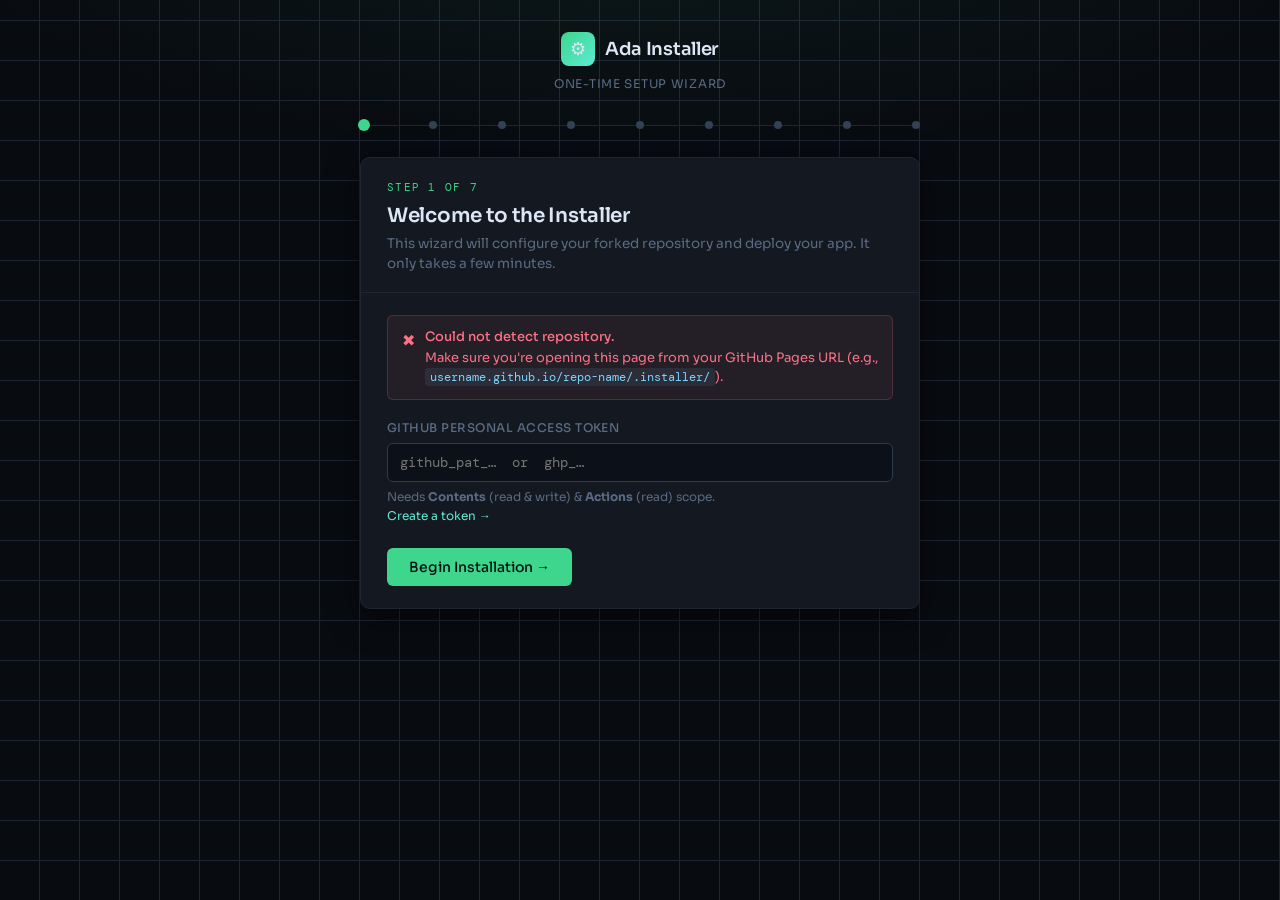
<file: .installer/index.html>
<!DOCTYPE html>
<html lang="en">
<head>
  <meta charset="UTF-8" />
  <meta name="viewport" content="width=device-width, initial-scale=1.0" />
  <title>Installer — Ada</title>
  <link rel="stylesheet" href="style.css" />
</head>
<body>

  <!-- Header -->
  <header class="installer-header">
    <div class="logo">
      <div class="logo-mark">⚙</div>
      <span class="logo-name">Ada Installer</span>
    </div>
    <div class="subtitle">One-time setup wizard</div>
  </header>

  <!-- Progress dots (one per STEPS entry in script.js) -->
  <nav class="progress-bar" aria-label="Progress">
    <div class="prog-dot current" title="Welcome"></div>
    <div class="prog-line"></div>
    <div class="prog-dot" title="Names"></div>
    <div class="prog-line"></div>
    <div class="prog-dot" title="Applying"></div>
    <div class="prog-line"></div>
    <div class="prog-dot" title="Workflows"></div>
    <div class="prog-line"></div>
    <div class="prog-dot" title="Vercel Guide"></div>
    <div class="prog-line"></div>
    <div class="prog-dot" title="Vercel URL"></div>
    <div class="prog-line"></div>
    <div class="prog-dot" title="Patching"></div>
    <div class="prog-line"></div>
    <div class="prog-dot" title="Success"></div>
    <div class="prog-line"></div>
    <div class="prog-dot" title="Cleanup"></div>
  </nav>

  <!-- ═══════════════════════════════════════════════════════════════
       STEP 1 · Welcome
  ═══════════════════════════════════════════════════════════════════ -->
  <section id="step-welcome" class="step active">
    <div class="card">
      <div class="card-header">
        <div class="step-label">Step 1 of 7</div>
        <h2>Welcome to the Installer</h2>
        <p>This wizard will configure your forked repository and deploy your app. It only takes a few minutes.</p>
      </div>
      <div class="card-body">

        <!-- Repo detection result -->
        <div id="detect-ok" class="detect-pill ok" style="display:none">
          <span class="pill-icon">✔</span>
          <div class="pill-body">
            <strong>Repository detected</strong>
            Repo: <code id="detected-repo"></code>&nbsp;&nbsp;·&nbsp;&nbsp;Host: <code id="detected-host"></code>
          </div>
        </div>
        <div id="detect-fail" class="detect-pill fail" style="display:none">
          <span class="pill-icon">✖</span>
          <div class="pill-body">
            <strong>Could not detect repository.</strong>
            Make sure you're opening this page from your GitHub Pages URL
            (e.g., <code>username.github.io/repo-name/.installer/</code>).
          </div>
        </div>

        <!-- PAT input -->
        <div class="field">
          <label for="pat-input">GitHub Personal Access Token</label>
          <input id="pat-input" type="password" placeholder="github_pat_…  or  ghp_…" autocomplete="off" />
          <div class="hint">
            Needs <strong>Contents</strong> (read &amp; write) &amp; <strong>Actions</strong> (read) scope.<br>
            <a href="https://github.com/settings/tokens" target="_blank" rel="noopener">Create a token →</a>
          </div>
        </div>

        <div id="welcome-err" class="err-msg"></div>
        <div class="btn-row">
          <button id="welcome-btn" class="btn btn-primary" onclick="onWelcomeContinue()">
            Begin Installation →
          </button>
        </div>
      </div>
    </div>
  </section>

  <!-- ═══════════════════════════════════════════════════════════════
       STEP 2 · App Names
  ═══════════════════════════════════════════════════════════════════ -->
  <section id="step-names" class="step">
    <div class="card">
      <div class="card-header">
        <div class="step-label">Step 2 of 7</div>
        <h2>Name Your App</h2>
        <p>These names will be applied to the page title, the toolbar heading, and the PWA manifest.</p>
      </div>
      <div class="card-body">
        <div class="field">
          <label for="full-name">Full Name</label>
          <input id="full-name" type="text" placeholder="e.g. Class XI Notes" maxlength="60" />
          <div class="hint">Used in the browser tab, welcome screen, and the toolbar heading.</div>
        </div>
        <div class="field">
          <label for="short-name">Short Name</label>
          <input id="short-name" type="text" placeholder="e.g. Notes XI" maxlength="12" />
          <div class="hint">Shown on the home screen icon when installed as a PWA. Max 12 chars.</div>
        </div>
        <div id="names-err" class="err-msg"></div>
        <div class="btn-row">
          <button class="btn btn-primary" onclick="onNamesContinue()">Apply Names →</button>
          <button class="btn btn-ghost" onclick="showStep('welcome')">← Back</button>
        </div>
      </div>
    </div>
  </section>

  <!-- ═══════════════════════════════════════════════════════════════
       STEP 3 · Applying Changes
  ═══════════════════════════════════════════════════════════════════ -->
  <section id="step-applying" class="step">
    <div class="card">
      <div class="card-header">
        <div class="step-label">Step 3 of 7</div>
        <h2>Applying Changes</h2>
        <p>Committing patches to your repository. Please don't close this tab.</p>
      </div>
      <div class="card-body">
        <div id="apply-log" class="log-panel"></div>
        <div class="btn-row">
          <button id="apply-retry" class="btn btn-ghost" style="display:none" onclick="startApplying()">↺ Retry</button>
        </div>
      </div>
    </div>
  </section>

  <!-- ═══════════════════════════════════════════════════════════════
       STEP 4 · Waiting for Workflows
  ═══════════════════════════════════════════════════════════════════ -->
  <section id="step-workflows" class="step">
    <div class="card">
      <div class="card-header">
        <div class="step-label">Step 4 of 7</div>
        <h2>Waiting for GitHub Actions</h2>
        <p>Your commits triggered automated workflows. This usually takes under a minute.</p>
      </div>
      <div class="card-body">
        <div id="wf-status">Starting…</div>
        <div class="wf-track" id="wf-track">
          <div id="wf-bar"></div>
        </div>
        <p style="font-size:12.5px; color:var(--clr-muted); margin-bottom:16px;">
          You can also watch live progress in the
          <strong>Actions</strong> tab of your repository on GitHub.
        </p>
        <div class="btn-row">
          <button id="wf-continue" class="btn btn-primary" style="display:none" onclick="showStep('vercel-guide')">
            Continue →
          </button>
        </div>
      </div>
    </div>
  </section>

  <!-- ═══════════════════════════════════════════════════════════════
       STEP 5 · Vercel Setup Guide
  ═══════════════════════════════════════════════════════════════════ -->
  <section id="step-vercel-guide" class="step">
    <div class="card">
      <div class="card-header">
        <div class="step-label">Step 5 of 7</div>
        <h2>Vercel Deployment Setup</h2>
        <p>Follow these steps to deploy the backend API. The installer will complete the final wiring once you're done.</p>
      </div>
      <div class="card-body">
        <div class="guide-steps">

          <div class="guide-step">
            <div class="guide-step-num">1</div>
            <div class="guide-step-body">
              <strong>Create a Fine-Grained Personal Access Token</strong>
              Go to <a href="https://github.com/settings/personal-access-tokens/new" target="_blank" rel="noopener" style="color:var(--clr-accent2)">GitHub → Settings → Developer Settings → Fine-grained tokens → Generate new token</a>.
              Set <strong>Expiration</strong> to <em>No expiration</em>. Under <em>Repository access</em> choose your repo, then grant:
              <br><br>
              • <code>Contents</code> — Read &amp; Write<br>
              • <code>Actions</code> — Read &amp; Write
              <br><br>
              Copy the token — you will paste it as the <code>WM_PAT</code> environment variable in step 3 below.
            </div>
          </div>

          <div class="guide-step">
            <div class="guide-step-num">2</div>
            <div class="guide-step-body">
              <strong>Create a free Vercel Hobby account</strong>
              Sign up at <a href="https://vercel.com/signup" target="_blank" rel="noopener" style="color:var(--clr-accent2)">vercel.com/signup</a> and connect your GitHub account.
            </div>
          </div>

          <div class="guide-step">
            <div class="guide-step-num">3</div>
            <div class="guide-step-body">
              <strong>Import your repository and create a new project</strong>
              On your Vercel dashboard, click <em>Add New → Project</em>, then select your repository.
              <br><br>
              <span class="pill-warn">⚠ The project name becomes your public URL: <code>project-name.vercel.app</code></span>
              <br><br>
              Before deploying, add these <strong>Environment Variables</strong>:
              <table class="env-table">
                <thead><tr><th>Name</th><th>Value</th></tr></thead>
                <tbody>
                  <tr><td>WM_PAT</td><td>The Fine-Grained token from step 1</td></tr>
                  <tr><td>WM_SATOKEN</td><td>Your chosen 6-char code (enter below)</td></tr>
                </tbody>
              </table>
            </div>
          </div>

          <div class="guide-step">
            <div class="guide-step-num">4</div>
            <div class="guide-step-body">
              <strong>Click Deploy</strong> — Vercel will build and publish the project.
              Keep the deployment URL handy for the next step.
            </div>
          </div>

        </div><!-- end guide-steps -->

        <div class="divider"></div>

        <!-- Super Admin code input -->
        <div class="field">
          <label for="satoken-input">Your Super Admin Code (WM_SATOKEN)</label>
          <input id="satoken-input" type="text" maxlength="6"
                 placeholder="e.g. A1B2C3"
                 style="text-transform:uppercase; letter-spacing:.12em"
                 oninput="this.value=this.value.toUpperCase()" />
          <div class="hint">Exactly 6 characters — letters and digits only. This is your super-admin login code.</div>
        </div>

        <div id="vg-err" class="err-msg"></div>
        <div class="btn-row">
          <button class="btn btn-primary" onclick="onVercelGuideContinue()">I've Deployed — Continue →</button>
        </div>
      </div>
    </div>
  </section>

  <!-- ═══════════════════════════════════════════════════════════════
       STEP 6 · Vercel URL
  ═══════════════════════════════════════════════════════════════════ -->
  <section id="step-vercel-url" class="step">
    <div class="card">
      <div class="card-header">
        <div class="step-label">Step 6 of 7</div>
        <h2>Enter Your Vercel URL</h2>
        <p>Paste the full URL of your deployed Vercel project. The installer will verify it's reachable before saving it.</p>
      </div>
      <div class="card-body">
        <div class="field">
          <label for="vercel-url-input">Vercel Deployment URL</label>
          <input id="vercel-url-input" type="url" placeholder="https://my-project.vercel.app" />
          <div class="hint">
            Your Super Admin code is: <code id="vurl-satoken-hint" style="color:var(--clr-code)">—</code>
          </div>
        </div>
        <div id="vurl-err" class="err-msg"></div>
        <div class="btn-row">
          <button id="vurl-btn" class="btn btn-primary" onclick="onVercelUrlContinue()">Verify &amp; Finish →</button>
          <button class="btn btn-ghost" onclick="showStep('vercel-guide')">← Back</button>
        </div>
      </div>
    </div>
  </section>

  <!-- ═══════════════════════════════════════════════════════════════
       STEP 7 · Patching Vercel URL
  ═══════════════════════════════════════════════════════════════════ -->
  <section id="step-patching-vercel" class="step">
    <div class="card">
      <div class="card-header">
        <div class="step-label">Step 7 of 7</div>
        <h2>Finalising</h2>
        <p>Writing the Vercel URL into your repository. Almost done!</p>
      </div>
      <div class="card-body">
        <div id="pv-log" class="log-panel"></div>
        <div class="btn-row">
          <button id="pv-retry" class="btn btn-ghost" style="display:none" onclick="startPatchingVercel()">↺ Retry</button>
        </div>
      </div>
    </div>
  </section>

  <!-- ═══════════════════════════════════════════════════════════════
       STEP 8 · Success
  ═══════════════════════════════════════════════════════════════════ -->
  <section id="step-success" class="step">
    <div class="card">
      <div class="success-body">
        <div class="success-icon">🎉</div>
        <h2>Installation Complete!</h2>
        <p>
          Your app is fully configured. All repository files have been patched,
          your Vercel backend is wired up, and your GitHub Pages site is ready to go.
        </p>
        <br>
        <p style="font-size:12.5px; color:var(--clr-muted);">
          Click <strong>Close</strong> to remove the installer from your repository.
          This cannot be undone.
        </p>
        <br>
        <div class="btn-row" style="justify-content:center">
          <button class="btn btn-primary" onclick="startCleanup()">Close &amp; Remove Installer</button>
        </div>
      </div>
    </div>
  </section>

  <!-- ═══════════════════════════════════════════════════════════════
       STEP 9 · Cleanup
  ═══════════════════════════════════════════════════════════════════ -->
  <section id="step-cleanup" class="step">
    <div class="card">
      <div class="cleanup-body">
        <div class="cleanup-spinner"></div>
        <h2>Cleaning Up…</h2>
        <div class="warn-note">⚠&nbsp; Do not close this tab. It will close automatically.</div>
        <div id="cleanup-status">Preparing…</div>
        <div id="cleanup-fallback">
          <p>Tab could not be closed automatically.</p>
          <p>You can safely close this tab now.</p>
        </div>
      </div>
    </div>
  </section>

  <script src="installer.js"></script>
  <script src="script.js"></script>
</body>
</html>
</file>
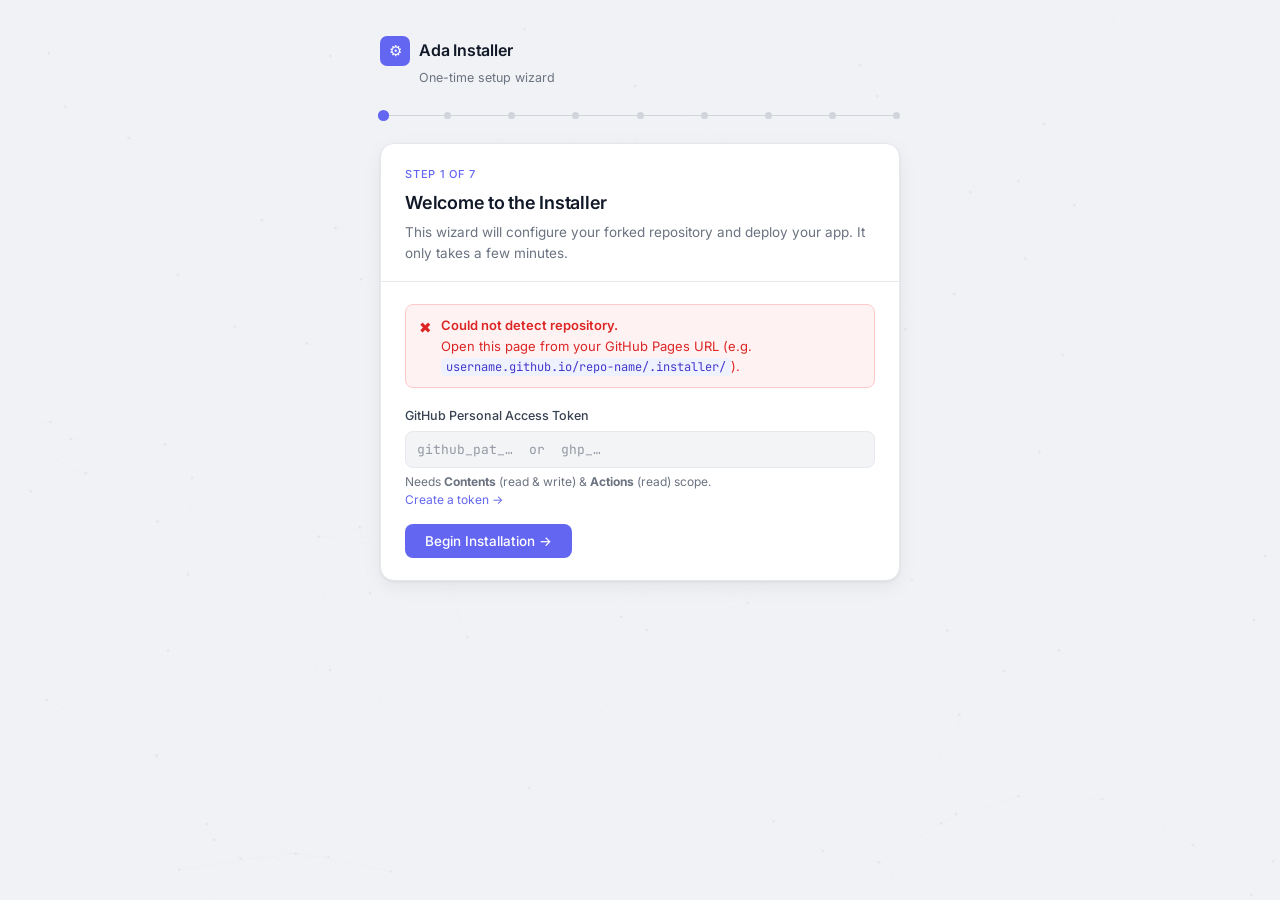
<file: installer/index.html>
<!DOCTYPE html>
<html lang="en">
<head>
  <meta charset="UTF-8" />
  <meta name="viewport" content="width=device-width, initial-scale=1.0" />
  <title>Ada Installer</title>
  <link rel="stylesheet" href="style.css" />
</head>
<body>

  <!-- ── Particle layers (behind everything) ─────────────────────────── -->
  <div id="particles-background"></div>
  <div id="particles-foreground"></div>

  <!-- ── All installer UI sits above particles ───────────────────────── -->
  <div class="installer-wrap">

    <header class="installer-header">
      <div class="logo">
        <div class="logo-mark">⚙</div>
        <span class="logo-name">Ada Installer</span>
      </div>
      <div class="subtitle">One-time setup wizard</div>
    </header>

    <nav class="progress-bar" aria-label="Progress">
      <div class="prog-dot current" title="Welcome"></div>
      <div class="prog-line"></div>
      <div class="prog-dot" title="Names"></div>
      <div class="prog-line"></div>
      <div class="prog-dot" title="Applying"></div>
      <div class="prog-line"></div>
      <div class="prog-dot" title="Workflows"></div>
      <div class="prog-line"></div>
      <div class="prog-dot" title="Vercel Guide"></div>
      <div class="prog-line"></div>
      <div class="prog-dot" title="Vercel URL"></div>
      <div class="prog-line"></div>
      <div class="prog-dot" title="Patching"></div>
      <div class="prog-line"></div>
      <div class="prog-dot" title="Success"></div>
      <div class="prog-line"></div>
      <div class="prog-dot" title="Cleanup"></div>
    </nav>

    <!-- ═══════════════════════════════════════════════
         STEP 1 · Welcome
    ════════════════════════════════════════════════════ -->
    <section id="step-welcome" class="step active">
      <div class="card">
        <div class="card-header">
          <div class="step-label">Step 1 of 7</div>
          <h2>Welcome to the Installer</h2>
          <p>This wizard will configure your forked repository and deploy your app. It only takes a few minutes.</p>
        </div>
        <div class="card-body">

          <div id="detect-ok" class="detect-pill ok" style="display:none">
            <span class="pill-icon">✔</span>
            <div class="pill-body">
              <strong>Repository detected</strong>
              Repo: <code id="detected-repo"></code>&nbsp;&nbsp;·&nbsp;&nbsp;Host: <code id="detected-host"></code>
            </div>
          </div>
          <div id="detect-fail" class="detect-pill fail" style="display:none">
            <span class="pill-icon">✖</span>
            <div class="pill-body">
              <strong>Could not detect repository.</strong>
              Open this page from your GitHub Pages URL
              (e.g. <code>username.github.io/repo-name/.installer/</code>).
            </div>
          </div>

          <div class="field">
            <label for="pat-input">GitHub Personal Access Token</label>
            <input id="pat-input" type="password" placeholder="github_pat_…  or  ghp_…" autocomplete="off" />
            <div class="hint">
              Needs <strong>Contents</strong> (read &amp; write) &amp; <strong>Actions</strong> (read) scope.<br>
              <a href="https://github.com/settings/tokens" target="_blank" rel="noopener">Create a token →</a>
            </div>
          </div>

          <div id="welcome-err" class="err-msg"></div>
          <div class="btn-row">
            <button id="welcome-btn" class="btn btn-primary" onclick="onWelcomeContinue()">Begin Installation →</button>
          </div>
        </div>
      </div>
    </section>

    <!-- ═══════════════════════════════════════════════
         STEP 2 · App Names
    ════════════════════════════════════════════════════ -->
    <section id="step-names" class="step">
      <div class="card">
        <div class="card-header">
          <div class="step-label">Step 2 of 7</div>
          <h2>Name Your App</h2>
          <p>These names will be applied to the page title, the toolbar heading, and the PWA manifest.</p>
        </div>
        <div class="card-body">
          <div class="field">
            <label for="full-name">Full Name</label>
            <input id="full-name" type="text" placeholder="e.g. Class XI Notes" maxlength="60" />
            <div class="hint">Used in the browser tab, welcome screen, and the toolbar heading.</div>
          </div>
          <div class="field">
            <label for="short-name">Short Name</label>
            <input id="short-name" type="text" placeholder="e.g. Notes XI" maxlength="12" />
            <div class="hint">Shown on the home screen icon when installed as a PWA. Max 12 chars.</div>
          </div>
          <div id="names-err" class="err-msg"></div>
          <div class="btn-row">
            <button class="btn btn-primary" onclick="onNamesContinue()">Apply Names →</button>
            <button class="btn btn-ghost" onclick="showStep('welcome')">← Back</button>
          </div>
        </div>
      </div>
    </section>

    <!-- ═══════════════════════════════════════════════
         STEP 3 · Applying Changes
    ════════════════════════════════════════════════════ -->
    <section id="step-applying" class="step">
      <div class="card">
        <div class="card-header">
          <div class="step-label">Step 3 of 7</div>
          <h2>Applying Changes</h2>
          <p>Committing patches to your repository. Please don't close this tab.</p>
        </div>
        <div class="card-body">
          <div id="apply-log" class="log-panel"></div>
          <div class="btn-row">
            <button id="apply-retry" class="btn btn-ghost" style="display:none" onclick="startApplying()">↺ Retry</button>
          </div>
        </div>
      </div>
    </section>

    <!-- ═══════════════════════════════════════════════
         STEP 4 · Waiting for Workflows
    ════════════════════════════════════════════════════ -->
    <section id="step-workflows" class="step">
      <div class="card">
        <div class="card-header">
          <div class="step-label">Step 4 of 7</div>
          <h2>Waiting for GitHub Actions</h2>
          <p>Your commits triggered automated workflows. This usually takes under a minute.</p>
        </div>
        <div class="card-body">
          <div id="wf-status">Starting…</div>
          <div class="wf-track"><div id="wf-bar"></div></div>
          <p style="font-size:12.5px; color:var(--clr-muted); margin-bottom:16px;">
            You can also watch live progress in the <strong>Actions</strong> tab of your repository on GitHub.
          </p>
          <div class="btn-row">
            <button id="wf-continue" class="btn btn-primary" style="display:none" onclick="showStep('vercel-guide')">Continue →</button>
          </div>
        </div>
      </div>
    </section>

    <!-- ═══════════════════════════════════════════════
         STEP 5 · Vercel Setup Guide
    ════════════════════════════════════════════════════ -->
    <section id="step-vercel-guide" class="step">
      <div class="card">
        <div class="card-header">
          <div class="step-label">Step 5 of 7</div>
          <h2>Vercel Deployment Setup</h2>
          <p>Follow these steps to deploy the backend API. The installer will complete the final wiring once you're done.</p>
        </div>
        <div class="card-body">
          <div class="guide-steps">

            <div class="guide-step">
              <div class="guide-step-num">1</div>
              <div class="guide-step-body">
                <strong>Create a Fine-Grained Personal Access Token</strong>
                Go to <a href="https://github.com/settings/personal-access-tokens/new" target="_blank" rel="noopener">GitHub → Settings → Developer Settings → Fine-grained tokens → Generate new token</a>.
                Set <strong>Expiration</strong> to <em>No expiration</em>. Under <em>Repository access</em> choose your repo, then grant:<br><br>
                • <code>Contents</code> — Read &amp; Write<br>
                • <code>Actions</code> — Read &amp; Write<br><br>
                Copy the token — you will paste it as <code>WM_PAT</code> in Vercel.
              </div>
            </div>

            <div class="guide-step">
              <div class="guide-step-num">2</div>
              <div class="guide-step-body">
                <strong>Create a free Vercel Hobby account</strong>
                Sign up at <a href="https://vercel.com/signup" target="_blank" rel="noopener">vercel.com/signup</a> and connect your GitHub account.
              </div>
            </div>

            <div class="guide-step">
              <div class="guide-step-num">3</div>
              <div class="guide-step-body">
                <strong>Import your repository &amp; create a new project</strong>
                On your Vercel dashboard click <em>Add New → Project</em>, then select your repository.<br><br>
                <span class="pill-warn">⚠ The project name becomes your public URL: <code>project-name.vercel.app</code></span><br><br>
                Before deploying, add these <strong>Environment Variables</strong>:
                <table class="env-table">
                  <thead><tr><th>Name</th><th>Value</th></tr></thead>
                  <tbody>
                    <tr><td>WM_PAT</td><td>The Fine-Grained token from step 1</td></tr>
                    <tr><td>WM_SATOKEN</td><td>The 6-char code you choose below — your super-admin login</td></tr>
                  </tbody>
                </table>
              </div>
            </div>

            <div class="guide-step">
              <div class="guide-step-num">4</div>
              <div class="guide-step-body">
                <strong>Click Deploy</strong> — Vercel will build and publish the project.
                Keep the deployment URL handy for the next step.
              </div>
            </div>

          </div><!-- end guide-steps -->

          <div class="divider"></div>

          <div class="field">
            <label for="satoken-input">Choose a Super Admin Code</label>
            <input id="satoken-input" type="text" maxlength="6"
                   placeholder="e.g. A1B2C3"
                   style="text-transform:uppercase; letter-spacing:.14em; font-weight:500"
                   oninput="this.value=this.value.toUpperCase()" />
            <div class="hint">
              Exactly 6 characters — letters and digits only.<br>
              You will add this as the <code>WM_SATOKEN</code> environment variable in Vercel.
              It becomes your super-admin login code inside the app.
            </div>
          </div>

          <div id="vg-err" class="err-msg"></div>
          <div class="btn-row">
            <button class="btn btn-primary" onclick="onVercelGuideContinue()">I've Deployed — Continue →</button>
          </div>
        </div>
      </div>
    </section>

    <!-- ═══════════════════════════════════════════════
         STEP 6 · Vercel URL
    ════════════════════════════════════════════════════ -->
    <section id="step-vercel-url" class="step">
      <div class="card">
        <div class="card-header">
          <div class="step-label">Step 6 of 7</div>
          <h2>Enter Your Vercel URL</h2>
          <p>Paste the full URL of your deployed Vercel project. The installer will verify it's reachable before saving it.</p>
        </div>
        <div class="card-body">

          <!-- Shown after step 5: prominent WM_SATOKEN reminder -->
          <div id="satoken-reminder" class="satoken-banner" style="display:none">
            <div>
              <div class="sb-label">Your WM_SATOKEN — make sure this is set in Vercel before continuing</div>
              <div class="sb-value" id="satoken-reminder-value">——————</div>
              <div class="sb-note">Add this as an environment variable named <code>WM_SATOKEN</code> in your Vercel project settings.</div>
            </div>
          </div>

          <div class="field">
            <label for="vercel-url-input">Vercel Deployment URL</label>
            <input id="vercel-url-input" type="url" placeholder="https://my-project.vercel.app" />
            <div class="hint">Paste the URL Vercel gave you after deployment.</div>
          </div>
          <div id="vurl-err" class="err-msg"></div>
          <div class="btn-row">
            <button id="vurl-btn" class="btn btn-primary" onclick="onVercelUrlContinue()">Verify &amp; Finish →</button>
            <button class="btn btn-ghost" onclick="showStep('vercel-guide')">← Back</button>
          </div>
        </div>
      </div>
    </section>

    <!-- ═══════════════════════════════════════════════
         STEP 7 · Patching Vercel URL
    ════════════════════════════════════════════════════ -->
    <section id="step-patching-vercel" class="step">
      <div class="card">
        <div class="card-header">
          <div class="step-label">Step 7 of 7</div>
          <h2>Finalising</h2>
          <p>Writing the Vercel URL into your repository. Almost done!</p>
        </div>
        <div class="card-body">
          <div id="pv-log" class="log-panel"></div>
          <div class="btn-row">
            <button id="pv-retry" class="btn btn-ghost" style="display:none" onclick="startPatchingVercel()">↺ Retry</button>
          </div>
        </div>
      </div>
    </section>

    <!-- ═══════════════════════════════════════════════
         STEP 8 · Success
    ════════════════════════════════════════════════════ -->
    <section id="step-success" class="step">
      <div class="card">
        <div class="success-body">
          <div class="success-icon">🎉</div>
          <h2>Installation Complete!</h2>
          <p>
            Your Ada app is fully configured. All repository files have been patched,
            your Vercel backend is wired up, and your GitHub Pages site is ready to go.
          </p>
          <br>
          <p style="font-size:12.5px; color:var(--clr-muted);">
            Click <strong>Close</strong> to remove the installer from your repository.
            This cannot be undone.
          </p>
          <br>
          <div class="btn-row" style="justify-content:center">
            <button class="btn btn-primary" onclick="startCleanup()">Close &amp; Remove Installer</button>
          </div>
        </div>
      </div>
    </section>

    <!-- ═══════════════════════════════════════════════
         STEP 9 · Cleanup
    ════════════════════════════════════════════════════ -->
    <section id="step-cleanup" class="step">
      <div class="card">
        <div class="cleanup-body">
          <div class="cleanup-spinner"></div>
          <h2>Cleaning Up…</h2>
          <div class="warn-note">⚠&nbsp; Do not close this tab. It will close automatically.</div>
          <div id="cleanup-status">Preparing…</div>
          <div id="cleanup-fallback">
            <p>Tab could not be closed automatically.</p>
            <p>You can safely close this tab now.</p>
          </div>
        </div>
      </div>
    </section>

  </div><!-- /.installer-wrap -->

  <script src="installer.js"></script>
  <script src="script.js"></script>

  <!-- ── Particleground library (inlined from Particleground v1.1.0) ─── -->
  <script>
  !function(a,b){"use strict";function c(a){a=a||{};for(var b=1;b<arguments.length;b++){var c=arguments[b];if(c)for(var d in c)c.hasOwnProperty(d)&&("object"==typeof c[d]?deepExtend(a[d],c[d]):a[d]=c[d])}return a}function d(d,g){function h(){if(y){r=b.createElement("canvas"),r.className="pg-canvas",r.style.display="block",d.insertBefore(r,d.firstChild),s=r.getContext("2d"),i();for(var c=Math.round(r.width*r.height/g.density),e=0;c>e;e++){var f=new n;f.setStackPos(e),z.push(f)}a.addEventListener("resize",function(){k()},!1),b.addEventListener("mousemove",function(a){A=a.pageX,B=a.pageY},!1),D&&!C&&a.addEventListener("deviceorientation",function(){F=Math.min(Math.max(-event.beta,-30),30),E=Math.min(Math.max(-event.gamma,-30),30)},!0),j(),q("onInit")}}function i(){r.width=d.offsetWidth,r.height=d.offsetHeight,s.fillStyle=g.dotColor,s.strokeStyle=g.lineColor,s.lineWidth=g.lineWidth}function j(){if(y){u=a.innerWidth,v=a.innerHeight,s.clearRect(0,0,r.width,r.height);for(var b=0;b<z.length;b++)z[b].updatePosition();for(var b=0;b<z.length;b++)z[b].draw();G||(t=requestAnimationFrame(j))}}function k(){i();for(var a=d.offsetWidth,b=d.offsetHeight,c=z.length-1;c>=0;c--)(z[c].position.x>a||z[c].position.y>b)&&z.splice(c,1);var e=Math.round(r.width*r.height/g.density);if(e>z.length)for(;e>z.length;){var f=new n;z.push(f)}else e<z.length&&z.splice(e);for(c=z.length-1;c>=0;c--)z[c].setStackPos(c)}function l(){G=!0}function m(){G=!1,j()}function n(){switch(this.stackPos,this.active=!0,this.layer=Math.ceil(3*Math.random()),this.parallaxOffsetX=0,this.parallaxOffsetY=0,this.position={x:Math.ceil(Math.random()*r.width),y:Math.ceil(Math.random()*r.height)},this.speed={},g.directionX){case"left":this.speed.x=+(-g.maxSpeedX+Math.random()*g.maxSpeedX-g.minSpeedX).toFixed(2);break;case"right":this.speed.x=+(Math.random()*g.maxSpeedX+g.minSpeedX).toFixed(2);break;default:this.speed.x=+(-g.maxSpeedX/2+Math.random()*g.maxSpeedX).toFixed(2),this.speed.x+=this.speed.x>0?g.minSpeedX:-g.minSpeedX}switch(g.directionY){case"up":this.speed.y=+(-g.maxSpeedY+Math.random()*g.maxSpeedY-g.minSpeedY).toFixed(2);break;case"down":this.speed.y=+(Math.random()*g.maxSpeedY+g.minSpeedY).toFixed(2);break;default:this.speed.y=+(-g.maxSpeedY/2+Math.random()*g.maxSpeedY).toFixed(2),this.speed.x+=this.speed.y>0?g.minSpeedY:-g.minSpeedY}}function o(a,b){return b?void(g[a]=b):g[a]}function p(){r.parentNode.removeChild(r),q("onDestroy"),f&&f(d).removeData("plugin_"+e)}function q(a){void 0!==g[a]&&g[a].call(d)}var r,s,t,u,v,w,x,y=!!b.createElement("canvas").getContext,z=[],A=0,B=0,C=!navigator.userAgent.match(/(iPhone|iPod|iPad|Android|BlackBerry|BB10|mobi|tablet|opera mini|nexus 7)/i),D=!!a.DeviceOrientationEvent,E=0,F=0,G=!1;return g=c({},a[e].defaults,g),n.prototype.draw=function(){s.beginPath(),s.arc(this.position.x+this.parallaxOffsetX,this.position.y+this.parallaxOffsetY,g.particleRadius/2,0,2*Math.PI,!0),s.closePath(),s.fill(),s.beginPath();for(var a=z.length-1;a>this.stackPos;a--){var b=z[a],c=this.position.x-b.position.x,d=this.position.y-b.position.y,e=Math.sqrt(c*c+d*d).toFixed(2);e<g.proximity&&(s.moveTo(this.position.x+this.parallaxOffsetX,this.position.y+this.parallaxOffsetY),g.curvedLines?s.quadraticCurveTo(Math.max(b.position.x,b.position.x),Math.min(b.position.y,b.position.y),b.position.x+b.parallaxOffsetX,b.position.y+b.parallaxOffsetY):s.lineTo(b.position.x+b.parallaxOffsetX,b.position.y+b.parallaxOffsetY))}s.stroke(),s.closePath()},n.prototype.updatePosition=function(){if(g.parallax){if(D&&!C){var a=(u-0)/60;w=(E- -30)*a+0;var b=(v-0)/60;x=(F- -30)*b+0}else w=A,x=B;this.parallaxTargX=(w-u/2)/(g.parallaxMultiplier*this.layer),this.parallaxOffsetX+=(this.parallaxTargX-this.parallaxOffsetX)/10,this.parallaxTargY=(x-v/2)/(g.parallaxMultiplier*this.layer),this.parallaxOffsetY+=(this.parallaxTargY-this.parallaxOffsetY)/10}var c=d.offsetWidth,e=d.offsetHeight;switch(g.directionX){case"left":this.position.x+this.speed.x+this.parallaxOffsetX<0&&(this.position.x=c-this.parallaxOffsetX);break;case"right":this.position.x+this.speed.x+this.parallaxOffsetX>c&&(this.position.x=0-this.parallaxOffsetX);break;default:(this.position.x+this.speed.x+this.parallaxOffsetX>c||this.position.x+this.speed.x+this.parallaxOffsetX<0)&&(this.speed.x=-this.speed.x)}switch(g.directionY){case"up":this.position.y+this.speed.y+this.parallaxOffsetY<0&&(this.position.y=e-this.parallaxOffsetY);break;case"down":this.position.y+this.speed.y+this.parallaxOffsetY>e&&(this.position.y=0-this.parallaxOffsetY);break;default:(this.position.y+this.speed.y+this.parallaxOffsetY>e||this.position.y+this.speed.y+this.parallaxOffsetY<0)&&(this.speed.y=-this.speed.y)}this.position.x+=this.speed.x,this.position.y+=this.speed.y},n.prototype.setStackPos=function(a){this.stackPos=a},h(),{option:o,destroy:p,start:m,pause:l}}var e="particleground",f=a.jQuery;a[e]=function(a,b){return new d(a,b)},a[e].defaults={minSpeedX:.1,maxSpeedX:.7,minSpeedY:.1,maxSpeedY:.7,directionX:"center",directionY:"center",density:1e4,dotColor:"#666666",lineColor:"#666666",particleRadius:7,lineWidth:1,curvedLines:!1,proximity:100,parallax:!0,parallaxMultiplier:5,onInit:function(){},onDestroy:function(){}},f&&(f.fn[e]=function(a){if("string"==typeof arguments[0]){var b,c=arguments[0],g=Array.prototype.slice.call(arguments,1);return this.each(function(){f.data(this,"plugin_"+e)&&"function"==typeof f.data(this,"plugin_"+e)[c]&&(b=f.data(this,"plugin_"+e)[c].apply(this,g))}),void 0!==b?b:this}return"object"!=typeof a&&a?void 0:this.each(function(){f.data(this,"plugin_"+e)||f.data(this,"plugin_"+e,new d(this,a))})})}(window,document);
  // requestAnimationFrame polyfill
  !function(){for(var a=0,b=["ms","moz","webkit","o"],c=0;c<b.length&&!window.requestAnimationFrame;++c)window.requestAnimationFrame=window[b[c]+"RequestAnimationFrame"],window.cancelAnimationFrame=window[b[c]+"CancelAnimationFrame"]||window[b[c]+"CancelRequestAnimationFrame"];window.requestAnimationFrame||(window.requestAnimationFrame=function(b){var c=(new Date).getTime(),d=Math.max(0,16-(c-a)),e=window.setTimeout(function(){b(c+d)},d);return a=c+d,e}),window.cancelAnimationFrame||(window.cancelAnimationFrame=function(a){clearTimeout(a)})}();

  // ── Adaptive particle init: white on dark, subtle gray on light ────
  (function () {
    var dark = window.matchMedia('(prefers-color-scheme: dark)').matches;

    // Foreground — fast, close, more visible
    particleground(document.getElementById('particles-foreground'), {
      dotColor   : dark ? 'rgba(255,255,255,1)'   : 'rgba(90,90,120,0.35)',
      lineColor  : dark ? 'rgba(255,255,255,0.06)' : 'rgba(90,90,120,0.06)',
      minSpeedX  : 0.3, maxSpeedX: 0.6,
      minSpeedY  : 0.3, maxSpeedY: 0.6,
      density    : 50000,
      curvedLines: false,
      proximity  : 250,
      parallaxMultiplier: 10,
      particleRadius: 4,
    });

    // Background — slow, far, barely visible
    particleground(document.getElementById('particles-background'), {
      dotColor   : dark ? 'rgba(255,255,255,0.5)'  : 'rgba(90,90,120,0.18)',
      lineColor  : dark ? 'rgba(255,255,255,0.04)'  : 'rgba(90,90,120,0.03)',
      minSpeedX  : 0.075, maxSpeedX: 0.15,
      minSpeedY  : 0.075, maxSpeedY: 0.15,
      density    : 30000,
      curvedLines: false,
      proximity  : 20,
      parallaxMultiplier: 20,
      particleRadius: 2,
    });
  })();
  </script>

</body>
</html>
</file>
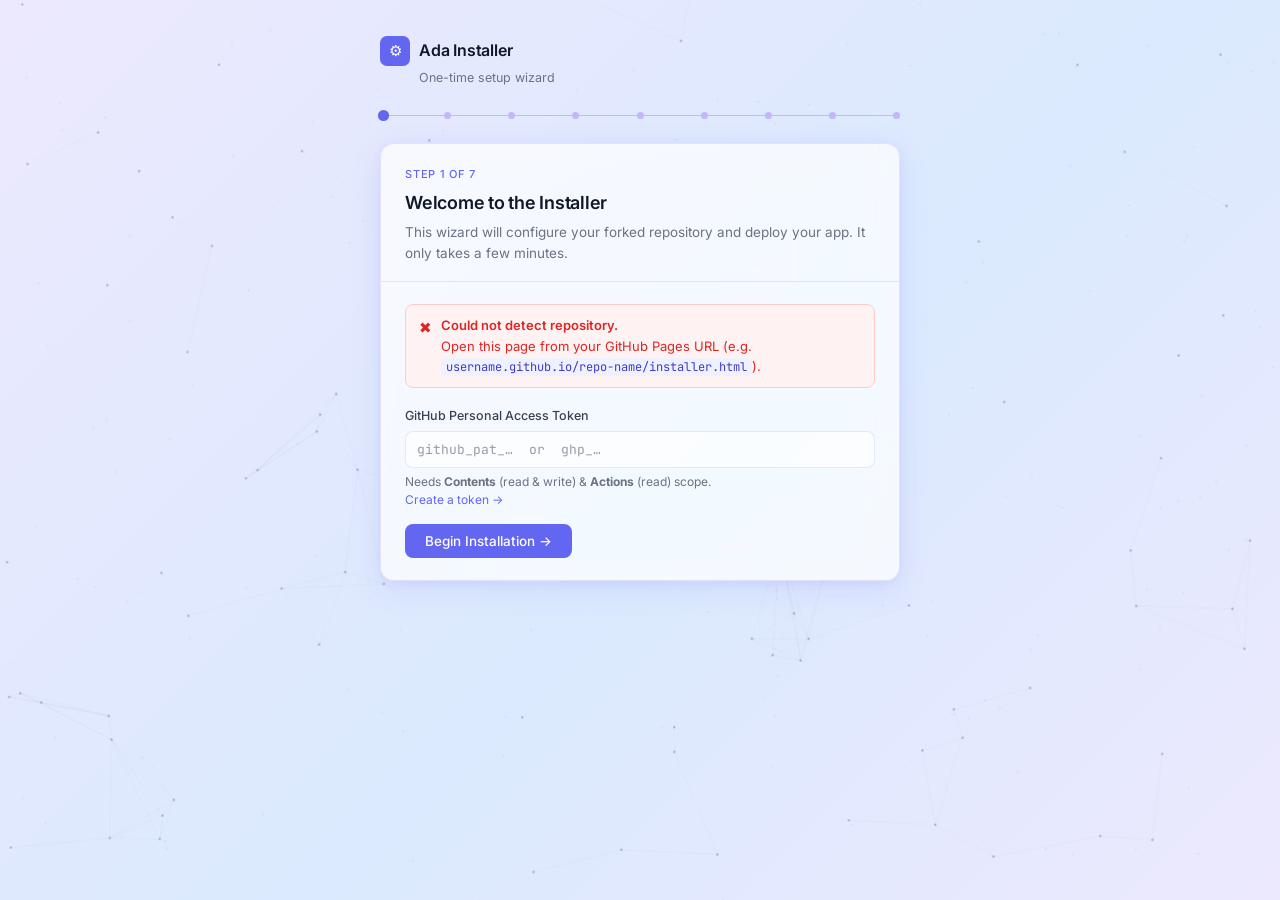
<file: installer (9).html>
<!DOCTYPE html>
<html lang="en">
<head>
  <meta charset="UTF-8" />
  <meta name="viewport" content="width=device-width, initial-scale=1.0" />
  <title>Ada Installer</title>
  <link rel="preconnect" href="https://fonts.googleapis.com" />
  <link rel="preconnect" href="https://fonts.gstatic.com" crossorigin />
  <link href="https://fonts.googleapis.com/css2?family=Inter:wght@400;500;600&family=JetBrains+Mono:wght@400;500&display=swap" rel="stylesheet" />
  <style>
/* ── Light tokens ─────────────────────────────────────────────────── */
:root {
  --bg           : transparent;
  --bg-card      : rgba(255,255,255,.72);
  --bg-input     : rgba(255,255,255,.6);
  --border       : rgba(99,102,241,.15);
  --border-focus : #6366f1;
  --clr-accent   : #6366f1;
  --clr-accent-l : #eef2ff;
  --clr-accent2  : #4f46e5;
  --clr-text     : #111827;
  --clr-sub      : #374151;
  --clr-muted    : #6b7280;
  --clr-dim      : #c4b5fd;
  --clr-success  : #16a34a;
  --clr-success-l: #f0fdf4;
  --clr-success-b: #bbf7d0;
  --clr-error    : #dc2626;
  --clr-error-l  : #fef2f2;
  --clr-error-b  : #fecaca;
  --clr-warn     : #b45309;
  --clr-warn-l   : #fffbeb;
  --clr-warn-b   : #fde68a;
  --clr-code     : #4338ca;
  --clr-code-bg  : #eef2ff;
  --shadow       : 0 2px 8px rgba(99,102,241,.08), 0 8px 32px rgba(99,102,241,.12);
  --card-blur    : blur(16px) saturate(1.6);
  --log-bg       : rgba(255,255,255,.5);
  --step-bg      : rgba(255,255,255,.45);
  --ff-ui        : 'Inter', sans-serif;
  --ff-mono      : 'JetBrains Mono', monospace;
  --radius       : 14px;
  --radius-sm    : 8px;
}
/* ── Dark tokens ──────────────────────────────────────────────────── */
@media (prefers-color-scheme: dark) {
  :root {
    --bg           : transparent;
    --bg-card      : rgba(18,16,30,.75);
    --bg-input     : rgba(255,255,255,.06);
    --border       : rgba(255,255,255,.1);
    --border-focus : #818cf8;
    --clr-accent   : #818cf8;
    --clr-accent-l : rgba(129,140,248,.12);
    --clr-accent2  : #a5b4fc;
    --clr-text     : #f1f5f9;
    --clr-sub      : #cbd5e1;
    --clr-muted    : #94a3b8;
    --clr-dim      : rgba(255,255,255,.15);
    --clr-success  : #4ade80;
    --clr-success-l: rgba(74,222,128,.1);
    --clr-success-b: rgba(74,222,128,.25);
    --clr-error    : #f87171;
    --clr-error-l  : rgba(248,113,113,.1);
    --clr-error-b  : rgba(248,113,113,.25);
    --clr-warn     : #fbbf24;
    --clr-warn-l   : rgba(251,191,36,.1);
    --clr-warn-b   : rgba(251,191,36,.25);
    --clr-code     : #a5b4fc;
    --clr-code-bg  : rgba(129,140,248,.12);
    --shadow       : 0 4px 24px rgba(0,0,0,.5), 0 1px 0 rgba(255,255,255,.04) inset;
    --card-blur    : blur(18px) saturate(1.4);
    --log-bg       : rgba(0,0,0,.28);
    --step-bg      : rgba(255,255,255,.04);
  }
}
/* ── Reset ────────────────────────────────────────────────────────── */
*,*::before,*::after{box-sizing:border-box;margin:0;padding:0}
html{height:100%}
body{
  min-height:100vh;
  position:relative;
  color:var(--clr-text);
  font-family:var(--ff-ui);
  font-size:14.5px;
  line-height:1.6;
  -webkit-font-smoothing:antialiased;
  -webkit-user-select:none;
  user-select:none;
  background:transparent;
  overflow-x:hidden;
}
/* ── Particle layers ──────────────────────────────────────────────── */
#particles-background,
#particles-foreground {
  position:fixed;
  left:-51%; top:-51%;
  width:202%; height:202%;
  transform:scale3d(.5,.5,1);
  z-index:0;
  pointer-events:none;
}
#particles-background {
  opacity:1;
  background-image:linear-gradient(135deg,#ede9fe 0%,#dbeafe 55%,#ede9fe 100%);
}
#particles-foreground { opacity:.85; }
@media (prefers-color-scheme:dark){
  #particles-background{
    background-image:linear-gradient(45deg,#3f3251 2%,#002025 100%);
  }
  #particles-foreground{ opacity:1; }
}
/* ── Wrap ─────────────────────────────────────────────────────────── */
.installer-wrap{
  position:relative;
  z-index:1;
  display:flex;
  flex-direction:column;
  align-items:center;
  padding:36px 16px 64px;
  min-height:100vh;
}
/* ── Header ───────────────────────────────────────────────────────── */
.installer-header{width:100%;max-width:520px;margin-bottom:24px}
.installer-header .logo{display:flex;align-items:center;gap:9px;margin-bottom:2px}
.installer-header .logo-mark{
  width:30px;height:30px;border-radius:7px;
  background:var(--clr-accent);color:#fff;
  display:flex;align-items:center;justify-content:center;
  font-size:15px;flex-shrink:0;
}
.installer-header .logo-name{font-size:16px;font-weight:600;letter-spacing:-.2px}
.installer-header .subtitle{font-size:12.5px;color:var(--clr-muted);margin-left:39px}
/* ── Progress ─────────────────────────────────────────────────────── */
.progress-bar{display:flex;align-items:center;width:100%;max-width:520px;margin-bottom:24px}
.prog-dot{
  width:7px;height:7px;border-radius:50%;
  background:var(--clr-dim);flex-shrink:0;
  transition:background .25s,transform .25s;
}
.prog-dot.done   {background:var(--clr-accent)}
.prog-dot.current{background:var(--clr-accent);transform:scale(1.6)}
.prog-line{flex:1;height:1px;background:var(--clr-dim)}
/* ── Steps ────────────────────────────────────────────────────────── */
.step{display:none;width:100%;max-width:520px}
.step.active{display:block;animation:slideIn .22s ease}
@keyframes slideIn{from{opacity:0;transform:translateY(10px)}to{opacity:1;transform:translateY(0)}}
/* ── Card ─────────────────────────────────────────────────────────── */
.card{
  width:100%;
  background:var(--bg-card);
  -webkit-backdrop-filter:var(--card-blur);
  backdrop-filter:var(--card-blur);
  border:1px solid var(--border);
  border-radius:var(--radius);
  box-shadow:var(--shadow);
  overflow:hidden;
}
.card-header{padding:22px 24px 18px;border-bottom:1px solid var(--border)}
.card-header .step-label{
  font-size:11px;font-weight:500;letter-spacing:.07em;
  text-transform:uppercase;color:var(--clr-accent);margin-bottom:5px;
}
.card-header h2{font-size:18px;font-weight:600;letter-spacing:-.25px}
.card-header p{margin-top:5px;font-size:13.5px;color:var(--clr-muted);line-height:1.5}
.card-body{padding:22px 24px}
/* ── Detect pill ──────────────────────────────────────────────────── */
.detect-pill{
  display:flex;align-items:flex-start;gap:9px;
  padding:11px 13px;border-radius:var(--radius-sm);
  font-size:13px;line-height:1.5;margin-bottom:18px;
}
.detect-pill.ok {background:var(--clr-success-l);border:1px solid var(--clr-success-b);color:var(--clr-success)}
.detect-pill.fail{background:var(--clr-error-l);border:1px solid var(--clr-error-b);color:var(--clr-error)}
.detect-pill .pill-icon{font-size:15px;flex-shrink:0;margin-top:1px}
.detect-pill strong{display:block;font-weight:600;margin-bottom:2px}
/* ── Form ─────────────────────────────────────────────────────────── */
.field{margin-bottom:16px}
.field label{display:block;font-size:12.5px;font-weight:500;color:var(--clr-sub);margin-bottom:5px}
.field input{
  width:100%;padding:9px 11px;
  background:var(--bg-input);border:1px solid var(--border);
  border-radius:var(--radius-sm);color:var(--clr-text);
  font-family:var(--ff-mono);font-size:13px;outline:none;
  transition:border-color .15s,box-shadow .15s,background .15s;
}
.field input::placeholder{color:var(--clr-muted);opacity:.7}
.field input:focus{
  border-color:var(--border-focus);
  box-shadow:0 0 0 3px rgba(99,102,241,.15);
  background:var(--bg-card);
}
.field .hint{margin-top:5px;font-size:12px;color:var(--clr-muted);line-height:1.45}
.field .hint a{color:var(--clr-accent);text-decoration:none}
.field .hint a:hover{text-decoration:underline}
code{
  font-family:var(--ff-mono);font-size:12px;
  color:var(--clr-code);background:var(--clr-code-bg);
  padding:1px 5px;border-radius:4px;
}
/* ── Banners ──────────────────────────────────────────────────────── */
.err-msg{
  display:none;margin-bottom:12px;padding:9px 12px;
  border-radius:var(--radius-sm);
  background:var(--clr-error-l);border:1px solid var(--clr-error-b);
  color:var(--clr-error);font-size:13px;
}
.satoken-banner{
  display:none;align-items:center;gap:10px;
  padding:14px 16px;border-radius:var(--radius-sm);
  background:var(--clr-accent-l);border:1px solid rgba(99,102,241,.25);
  margin-bottom:16px;
}
.satoken-banner .sb-label{font-size:11.5px;font-weight:500;color:var(--clr-accent);margin-bottom:3px;letter-spacing:.03em}
.satoken-banner .sb-value{font-family:var(--ff-mono);font-size:22px;font-weight:600;color:var(--clr-text);letter-spacing:.2em}
.satoken-banner .sb-note{margin-top:3px;font-size:12px;color:var(--clr-muted)}
.pill-warn{
  display:inline-flex;align-items:center;gap:5px;
  margin-top:6px;padding:5px 10px;border-radius:5px;
  background:var(--clr-warn-l);border:1px solid var(--clr-warn-b);
  color:var(--clr-warn);font-size:12.5px;
}
/* ── Buttons ──────────────────────────────────────────────────────── */
.btn{
  display:inline-flex;align-items:center;justify-content:center;gap:6px;
  padding:9px 20px;border-radius:var(--radius-sm);
  font-family:var(--ff-ui);font-size:13.5px;font-weight:500;
  cursor:pointer;border:none;
  transition:background .15s,opacity .15s;
}
.btn:disabled{opacity:.4;cursor:not-allowed}
.btn:not(:disabled):active{opacity:.78;transform:scale(.98)}
.btn-primary{background:var(--clr-accent);color:#fff}
.btn-primary:not(:disabled):hover{background:var(--clr-accent2)}
.btn-ghost{background:transparent;border:1px solid var(--border);color:var(--clr-sub)}
.btn-ghost:not(:disabled):hover{border-color:var(--clr-accent);color:var(--clr-accent)}
.btn-row{display:flex;gap:8px;flex-wrap:wrap;margin-top:4px}
/* ── Log panel ────────────────────────────────────────────────────── */
.log-panel{
  background:var(--log-bg);border:1px solid var(--border);
  border-radius:var(--radius-sm);padding:12px 14px;
  font-family:var(--ff-mono);font-size:12.5px;line-height:1.7;
  max-height:260px;overflow-y:auto;margin-bottom:16px;
}
.log-panel::-webkit-scrollbar{width:4px}
.log-panel::-webkit-scrollbar-thumb{background:var(--clr-dim);border-radius:4px}
.log-info   {color:var(--clr-muted)}
.log-success{color:var(--clr-success)}
.log-error  {color:var(--clr-error)}
/* ── Workflow bar ─────────────────────────────────────────────────── */
.wf-track{background:var(--clr-dim);border-radius:4px;height:5px;overflow:hidden;margin:12px 0 8px}
#wf-bar{height:100%;width:0%;background:var(--clr-accent);border-radius:4px;transition:width .7s ease}
#wf-status{font-size:13px;color:var(--clr-muted);min-height:18px}
/* ── Guide steps ──────────────────────────────────────────────────── */
.guide-steps{display:flex;flex-direction:column;gap:10px;margin-bottom:18px}
.guide-step{
  display:flex;gap:12px;align-items:flex-start;
  padding:13px 14px;background:var(--step-bg);
  border:1px solid var(--border);border-radius:var(--radius-sm);
}
.guide-step-num{
  width:20px;height:20px;flex-shrink:0;border-radius:50%;
  background:var(--clr-accent);color:#fff;
  display:flex;align-items:center;justify-content:center;
  font-size:11px;font-weight:600;margin-top:2px;
}
.guide-step-body{flex:1;font-size:13.5px;line-height:1.55;color:var(--clr-sub)}
.guide-step-body strong{display:block;font-weight:600;color:var(--clr-text);margin-bottom:3px}
.guide-step-body a{color:var(--clr-accent2);text-decoration:none}
.guide-step-body a:hover{text-decoration:underline}
.env-table{width:100%;border-collapse:collapse;font-size:13px;margin-top:8px}
.env-table th,.env-table td{padding:5px 8px;text-align:left;border-bottom:1px solid var(--border)}
.env-table th{font-size:11px;font-weight:500;color:var(--clr-muted);text-transform:uppercase;letter-spacing:.05em}
.env-table td{font-family:var(--ff-mono);font-size:12.5px}
.env-table td:first-child{color:var(--clr-code)}
.divider{height:1px;background:var(--border);margin:4px 0 18px}
/* ── Success ──────────────────────────────────────────────────────── */
.success-body{display:flex;flex-direction:column;align-items:center;text-align:center;padding:40px 24px 32px}
.success-icon{font-size:48px;margin-bottom:16px;animation:popIn .38s cubic-bezier(.34,1.56,.64,1)}
@keyframes popIn{from{opacity:0;transform:scale(.4)}to{opacity:1;transform:scale(1)}}
.success-body h2{font-size:22px;font-weight:600;letter-spacing:-.3px;margin-bottom:8px}
.success-body p{font-size:13.5px;color:var(--clr-muted);max-width:340px;line-height:1.55}
/* ── Cleanup ──────────────────────────────────────────────────────── */
.cleanup-body{display:flex;flex-direction:column;align-items:center;text-align:center;padding:40px 24px 32px}
.cleanup-spinner{
  width:36px;height:36px;
  border:2.5px solid var(--border);border-top-color:var(--clr-accent);
  border-radius:50%;animation:spin 1s linear infinite;margin-bottom:20px;
}
@keyframes spin{to{transform:rotate(360deg)}}
.cleanup-body h2{font-size:18px;font-weight:600;margin-bottom:8px}
.cleanup-body .warn-note{
  margin-bottom:14px;padding:8px 14px;border-radius:var(--radius-sm);
  background:var(--clr-warn-l);border:1px solid var(--clr-warn-b);
  color:var(--clr-warn);font-size:13px;
}
#cleanup-status{font-size:13px;color:var(--clr-muted);min-height:18px}
#cleanup-fallback{display:none;margin-top:16px;font-size:13px;color:var(--clr-muted)}
::-webkit-scrollbar{width:5px}
::-webkit-scrollbar-track{background:transparent}
::-webkit-scrollbar-thumb{background:var(--clr-dim);border-radius:4px}
  </style>
</head>
<body>

  <!-- Particle layers -->
  <div id="particles-background"></div>
  <div id="particles-foreground"></div>

  <div class="installer-wrap">

    <header class="installer-header">
      <div class="logo">
        <div class="logo-mark">⚙</div>
        <span class="logo-name">Ada Installer</span>
      </div>
      <div class="subtitle">One-time setup wizard</div>
    </header>

    <nav class="progress-bar" aria-label="Progress">
      <div class="prog-dot current" title="Welcome"></div><div class="prog-line"></div>
      <div class="prog-dot" title="Names"></div><div class="prog-line"></div>
      <div class="prog-dot" title="Applying"></div><div class="prog-line"></div>
      <div class="prog-dot" title="Workflows"></div><div class="prog-line"></div>
      <div class="prog-dot" title="Vercel Guide"></div><div class="prog-line"></div>
      <div class="prog-dot" title="Vercel URL"></div><div class="prog-line"></div>
      <div class="prog-dot" title="Patching"></div><div class="prog-line"></div>
      <div class="prog-dot" title="Success"></div><div class="prog-line"></div>
      <div class="prog-dot" title="Cleanup"></div>
    </nav>

    <!-- STEP 1: Welcome -->
    <section id="step-welcome" class="step active">
      <div class="card">
        <div class="card-header">
          <div class="step-label">Step 1 of 7</div>
          <h2>Welcome to the Installer</h2>
          <p>This wizard will configure your forked repository and deploy your app. It only takes a few minutes.</p>
        </div>
        <div class="card-body">
          <div id="detect-ok" class="detect-pill ok" style="display:none">
            <span class="pill-icon">✔</span>
            <div class="pill-body">
              <strong>Repository detected</strong>
              Repo: <code id="detected-repo"></code>&nbsp;&nbsp;·&nbsp;&nbsp;Host: <code id="detected-host"></code>
            </div>
          </div>
          <div id="detect-fail" class="detect-pill fail" style="display:none">
            <span class="pill-icon">✖</span>
            <div class="pill-body">
              <strong>Could not detect repository.</strong>
              Open this page from your GitHub Pages URL (e.g. <code>username.github.io/repo-name/installer.html</code>).
            </div>
          </div>
          <div class="field">
            <label for="pat-input">GitHub Personal Access Token</label>
            <input id="pat-input" type="password" placeholder="github_pat_…  or  ghp_…" autocomplete="off" />
            <div class="hint">
              Needs <strong>Contents</strong> (read &amp; write) &amp; <strong>Actions</strong> (read) scope.<br>
              <a href="https://github.com/settings/tokens" target="_blank" rel="noopener">Create a token →</a>
            </div>
          </div>
          <div id="welcome-err" class="err-msg"></div>
          <div class="btn-row">
            <button id="welcome-btn" class="btn btn-primary" onclick="onWelcomeContinue()">Begin Installation →</button>
          </div>
        </div>
      </div>
    </section>

    <!-- STEP 2: Names -->
    <section id="step-names" class="step">
      <div class="card">
        <div class="card-header">
          <div class="step-label">Step 2 of 7</div>
          <h2>Name Your App</h2>
          <p>These names will be applied to the page title, the toolbar heading, and the PWA manifest.</p>
        </div>
        <div class="card-body">
          <div class="field">
            <label for="full-name">Full Name</label>
            <input id="full-name" type="text" placeholder="e.g. Class XI Notes" maxlength="60" />
            <div class="hint">Used in the browser tab, welcome screen, and the toolbar heading.</div>
          </div>
          <div class="field">
            <label for="short-name">Short Name</label>
            <input id="short-name" type="text" placeholder="e.g. Notes XI" maxlength="12" />
            <div class="hint">Shown on the home screen icon when installed as a PWA. Max 12 chars.</div>
          </div>
          <div id="names-err" class="err-msg"></div>
          <div class="btn-row">
            <button class="btn btn-primary" onclick="onNamesContinue()">Apply Names →</button>
            <button class="btn btn-ghost" onclick="showStep('welcome')">← Back</button>
          </div>
        </div>
      </div>
    </section>

    <!-- STEP 3: Applying -->
    <section id="step-applying" class="step">
      <div class="card">
        <div class="card-header">
          <div class="step-label">Step 3 of 7</div>
          <h2>Applying Changes</h2>
          <p>Committing patches to your repository. Please don't close this tab.</p>
        </div>
        <div class="card-body">
          <div id="apply-log" class="log-panel"></div>
          <div class="btn-row">
            <button id="apply-retry" class="btn btn-ghost" style="display:none" onclick="startApplying()">↺ Retry</button>
          </div>
        </div>
      </div>
    </section>

    <!-- STEP 4: Workflows -->
    <section id="step-workflows" class="step">
      <div class="card">
        <div class="card-header">
          <div class="step-label">Step 4 of 7</div>
          <h2>Waiting for GitHub Actions</h2>
          <p>Your commits triggered automated workflows. This usually takes under a minute.</p>
        </div>
        <div class="card-body">
          <div id="wf-status">Starting…</div>
          <div class="wf-track"><div id="wf-bar"></div></div>
          <p style="font-size:12.5px;color:var(--clr-muted);margin-bottom:16px;">
            Watch live in the <strong>Actions</strong> tab of your repository on GitHub.
          </p>
          <div class="btn-row">
            <button id="wf-continue" class="btn btn-primary" style="display:none" onclick="showStep('vercel-guide')">Continue →</button>
          </div>
        </div>
      </div>
    </section>

    <!-- STEP 5: Vercel Guide -->
    <section id="step-vercel-guide" class="step">
      <div class="card">
        <div class="card-header">
          <div class="step-label">Step 5 of 7</div>
          <h2>Vercel Deployment Setup</h2>
          <p>Follow these steps to deploy the backend API. The installer will complete the final wiring once you're done.</p>
        </div>
        <div class="card-body">
          <div class="guide-steps">
            <div class="guide-step">
              <div class="guide-step-num">1</div>
              <div class="guide-step-body">
                <strong>Create a Fine-Grained Personal Access Token</strong>
                Go to <a href="https://github.com/settings/personal-access-tokens/new" target="_blank" rel="noopener">GitHub → Settings → Developer Settings → Fine-grained tokens → Generate new token</a>.
                Set <strong>Expiration</strong> to <em>No expiration</em>. Under <em>Repository access</em> choose your repo, then grant:<br><br>
                • <code>Contents</code> — Read &amp; Write<br>
                • <code>Actions</code> — Read &amp; Write<br><br>
                Copy the token — you will paste it as <code>WM_PAT</code> in Vercel.
              </div>
            </div>
            <div class="guide-step">
              <div class="guide-step-num">2</div>
              <div class="guide-step-body">
                <strong>Create a free Vercel Hobby account</strong>
                Sign up at <a href="https://vercel.com/signup" target="_blank" rel="noopener">vercel.com/signup</a> and connect your GitHub account.
              </div>
            </div>
            <div class="guide-step">
              <div class="guide-step-num">3</div>
              <div class="guide-step-body">
                <strong>Import your repository &amp; create a new project</strong>
                On your Vercel dashboard click <em>Add New → Project</em>, then select your repository.<br><br>
                <span class="pill-warn">⚠ The project name becomes your public URL: <code>project-name.vercel.app</code></span><br><br>
                Before deploying, add these <strong>Environment Variables</strong>:
                <table class="env-table">
                  <thead><tr><th>Name</th><th>Value</th></tr></thead>
                  <tbody>
                    <tr><td>WM_PAT</td><td>The Fine-Grained token from step 1</td></tr>
                    <tr><td>WM_SATOKEN</td><td>The 6-char code you choose below — your super-admin login</td></tr>
                  </tbody>
                </table>
              </div>
            </div>
            <div class="guide-step">
              <div class="guide-step-num">4</div>
              <div class="guide-step-body">
                <strong>Click Deploy</strong> — Vercel will build and publish the project.
                Keep the deployment URL handy for the next step.
              </div>
            </div>
          </div>

          <div class="divider"></div>

          <div class="field">
            <label for="satoken-input">Choose a Super Admin Code</label>
            <input id="satoken-input" type="text" maxlength="6" placeholder="e.g. A1B2C3"
                   style="text-transform:uppercase;letter-spacing:.14em;font-weight:500"
                   oninput="this.value=this.value.toUpperCase()" />
            <div class="hint">
              Exactly 6 characters — letters and digits only.<br>
              You will add this as the <code>WM_SATOKEN</code> environment variable in Vercel.
              It becomes your super-admin login code inside the app.
            </div>
          </div>
          <div id="vg-err" class="err-msg"></div>
          <div class="btn-row">
            <button class="btn btn-primary" onclick="onVercelGuideContinue()">I've Deployed — Continue →</button>
          </div>
        </div>
      </div>
    </section>

    <!-- STEP 6: Vercel URL -->
    <section id="step-vercel-url" class="step">
      <div class="card">
        <div class="card-header">
          <div class="step-label">Step 6 of 7</div>
          <h2>Enter Your Vercel URL</h2>
          <p>Paste the full URL of your deployed Vercel project. The installer will verify it's reachable before saving it.</p>
        </div>
        <div class="card-body">
          <div id="satoken-reminder" class="satoken-banner" style="display:none">
            <div>
              <div class="sb-label">Your WM_SATOKEN — make sure this is set in Vercel before continuing</div>
              <div class="sb-value" id="satoken-reminder-value">——————</div>
              <div class="sb-note">Add this as an environment variable named <code>WM_SATOKEN</code> in your Vercel project settings.</div>
            </div>
          </div>
          <div class="field">
            <label for="vercel-url-input">Vercel Deployment URL</label>
            <input id="vercel-url-input" type="url" placeholder="https://my-project.vercel.app" />
            <div class="hint">Paste the URL Vercel gave you after deployment.</div>
          </div>
          <div id="vurl-err" class="err-msg"></div>
          <div class="btn-row">
            <button id="vurl-btn" class="btn btn-primary" onclick="onVercelUrlContinue()">Verify &amp; Finish →</button>
            <button class="btn btn-ghost" onclick="showStep('vercel-guide')">← Back</button>
          </div>
        </div>
      </div>
    </section>

    <!-- STEP 7: Patching Vercel URL -->
    <section id="step-patching-vercel" class="step">
      <div class="card">
        <div class="card-header">
          <div class="step-label">Step 7 of 7</div>
          <h2>Finalising</h2>
          <p>Writing the Vercel URL into your repository. Almost done!</p>
        </div>
        <div class="card-body">
          <div id="pv-log" class="log-panel"></div>
          <div class="btn-row">
            <button id="pv-retry" class="btn btn-ghost" style="display:none" onclick="startPatchingVercel()">↺ Retry</button>
          </div>
        </div>
      </div>
    </section>

    <!-- STEP 8: Success -->
    <section id="step-success" class="step">
      <div class="card">
        <div class="success-body">
          <div class="success-icon">🎉</div>
          <h2>Installation Complete!</h2>
          <p>Your Ada app is fully configured. All repository files have been patched, your Vercel backend is wired up, and your GitHub Pages site is ready to go.</p>
          <br>
          <p style="font-size:12.5px;color:var(--clr-muted);">
            Click <strong>Close</strong> to remove the installer from your repository. This cannot be undone.
          </p>
          <br>
          <div class="btn-row" style="justify-content:center">
            <button class="btn btn-primary" onclick="startCleanup()">Close &amp; Remove Installer</button>
          </div>
        </div>
      </div>
    </section>

    <!-- STEP 9: Cleanup -->
    <section id="step-cleanup" class="step">
      <div class="card">
        <div class="cleanup-body">
          <div class="cleanup-spinner"></div>
          <h2>Cleaning Up…</h2>
          <div class="warn-note">⚠&nbsp; Do not close this tab. It will close automatically.</div>
          <div id="cleanup-status">Preparing…</div>
          <div id="cleanup-fallback">
            <p>Installation complete. You can now close this tab.</p>
          </div>
        </div>
      </div>
    </section>

  </div><!-- /.installer-wrap -->

  <script>
/* ═══════════════════════════════════════════════════════════════════
   GITHUB API LAYER
═══════════════════════════════════════════════════════════════════ */
const GH_API = 'https://api.github.com';

function _authHeader(pat) {
  return pat.startsWith('github_pat_') ? `Bearer ${pat}` : `token ${pat}`;
}
function _encodePath(p) {
  return p.split('/').map(encodeURIComponent).join('/');
}

// Detect repo from current URL — excludes .html filenames from path segments
function detectRepo() {
  const hostname = window.location.hostname;
  const pathname = window.location.pathname;
  const match = hostname.match(/^([a-z0-9-]+)\.github\.io$/i);
  if (!match) return null;
  const username = match[1];
  const segments = pathname.split('/').filter(s => s && !s.endsWith('.html'));
  const firstSeg = segments[0] || '';
  const repoName = !firstSeg
    ? `${username}.github.io`
    : firstSeg;
  return { username, repoName, repo: `${username}/${repoName}`, pagesHost: hostname };
}

async function ghGetFile(pat, repo, filePath) {
  const r = await fetch(`${GH_API}/repos/${repo}/contents/${_encodePath(filePath)}`, {
    headers: { Authorization: _authHeader(pat), Accept: 'application/vnd.github.v3+json' },
  });
  if (r.status === 404) return null;
  if (!r.ok) { const e = await r.json().catch(()=>({})); throw new Error(e.message || `GET ${filePath} failed (${r.status})`); }
  const d = await r.json();
  const raw = d.content.replace(/\n/g, '');
  let content;
  try { content = decodeURIComponent(escape(atob(raw))); } catch { content = atob(raw); }
  return { sha: d.sha, content };
}

async function ghPutFile(pat, repo, filePath, textContent, sha, message) {
  let b64;
  try { b64 = btoa(unescape(encodeURIComponent(textContent))); } catch { b64 = btoa(textContent); }
  const body = { message, content: b64 };
  if (sha) body.sha = sha;
  const r = await fetch(`${GH_API}/repos/${repo}/contents/${_encodePath(filePath)}`, {
    method: 'PUT',
    headers: { Authorization: _authHeader(pat), 'Content-Type': 'application/json', Accept: 'application/vnd.github.v3+json' },
    body: JSON.stringify(body),
  });
  if (!r.ok) { const e = await r.json().catch(()=>({})); throw new Error(e.message || `PUT ${filePath} failed (${r.status})`); }
  return await r.json();
}

async function ghDeleteFile(pat, repo, filePath, sha, message) {
  const r = await fetch(`${GH_API}/repos/${repo}/contents/${_encodePath(filePath)}`, {
    method: 'DELETE',
    headers: { Authorization: _authHeader(pat), 'Content-Type': 'application/json', Accept: 'application/vnd.github.v3+json' },
    body: JSON.stringify({ message: message || `installer: delete ${filePath}`, sha }),
  });
  if (!r.ok) { const e = await r.json().catch(()=>({})); throw new Error(e.message || `DELETE ${filePath} failed (${r.status})`); }
  return true;
}

async function ghListDir(pat, repo, dirPath) {
  const r = await fetch(`${GH_API}/repos/${repo}/contents/${_encodePath(dirPath)}`, {
    headers: { Authorization: _authHeader(pat), Accept: 'application/vnd.github.v3+json' },
  });
  if (r.status === 404) return [];
  if (!r.ok) { const e = await r.json().catch(()=>({})); throw new Error(e.message || `LIST ${dirPath} failed (${r.status})`); }
  return await r.json();
}

async function ghLatestCommitSha(pat, repo) {
  const r = await fetch(`${GH_API}/repos/${repo}/commits?per_page=1`, {
    headers: { Authorization: _authHeader(pat), Accept: 'application/vnd.github.v3+json' },
  });
  if (!r.ok) throw new Error(`Commits check failed (${r.status})`);
  const d = await r.json();
  return Array.isArray(d) && d[0]?.sha ? d[0].sha : null;
}

async function ghVerifyAccess(pat, repo) {
  const r = await fetch(`${GH_API}/repos/${repo}`, {
    headers: { Authorization: _authHeader(pat), Accept: 'application/vnd.github.v3+json' },
  });
  if (r.status === 401) throw new Error('Invalid token — authentication failed.');
  if (r.status === 403) throw new Error('Token lacks access to this repository.');
  if (r.status === 404) throw new Error('Repository not found. Verify the repo name and token scope.');
  if (!r.ok) throw new Error(`Repo check failed (${r.status})`);
  return true;
}

// Bug fix: only flag runs created AFTER t0 as failures
async function waitForWorkflows(pat, repo, onUpdate, t0) {
  const MAX = 6 * 60 * 1000, POLL = 9000;
  while (true) {
    const elapsed = Date.now() - t0;
    if (elapsed > MAX) throw new Error('Workflows timed out. Check the Actions tab on GitHub.');
    const r = await fetch(`${GH_API}/repos/${repo}/actions/runs?per_page=20`, {
      headers: { Authorization: _authHeader(pat), Accept: 'application/vnd.github.v3+json' },
    });
    if (!r.ok) throw new Error(`Workflow runs fetch failed (${r.status})`);
    const { workflow_runs: runs = [] } = await r.json();
    // Only consider runs that started at or after our session began
    const sessionRuns = runs.filter(w => new Date(w.created_at).getTime() >= t0);
    const active = sessionRuns.filter(w => w.status === 'in_progress' || w.status === 'queued');
    const failed = sessionRuns.filter(w => w.status === 'completed' && w.conclusion === 'failure');
    // If no session runs detected yet, keep waiting
    if (sessionRuns.length === 0) {
      onUpdate('Waiting for workflows to start…', Math.min(15, (elapsed / MAX) * 100));
      await new Promise(res => setTimeout(res, POLL));
      continue;
    }
    if (active.length === 0) {
      if (failed.length > 0) throw new Error(`Workflow "${failed[0].name}" failed. Check GitHub Actions.`);
      onUpdate('All workflows completed ✓', 100);
      return;
    }
    onUpdate(`Running: ${active.map(w => w.name).join(', ')}`, Math.min(90, (elapsed / MAX) * 100));
    await new Promise(res => setTimeout(res, POLL));
  }
}

async function verifyUrl(url) {
  try { await fetch(url, { mode: 'no-cors' }); return true; } catch { return false; }
}

/* ═══════════════════════════════════════════════════════════════════
   STEP LOGIC
═══════════════════════════════════════════════════════════════════ */
const S = {
  repo: null, pat: null,
  fullName: '', shortName: '',
  preCommitSha: null, sessionStart: null,
  vercelUrl: '', satoken: '',
};

const STEPS = ['welcome','names','applying','workflows','vercel-guide','vercel-url','patching-vercel','success','cleanup'];

function showStep(name) {
  document.querySelectorAll('.step').forEach(el => {
    el.classList.toggle('active', el.id === `step-${name}`);
  });
  const idx = STEPS.indexOf(name);
  document.querySelectorAll('.prog-dot').forEach((d, i) => {
    d.classList.toggle('done',    i < idx);
    d.classList.toggle('current', i === idx);
  });
}

function setErr(id, msg) {
  const el = document.getElementById(id);
  if (!el) return;
  el.textContent = msg;
  el.style.display = msg ? 'block' : 'none';
}
function clrErr(id) { setErr(id, ''); }

function setBtnLoading(id, on, label = 'Please wait…') {
  const b = document.getElementById(id);
  if (!b) return;
  b.disabled = on;
  if (!b._orig) b._orig = b.textContent;
  b.textContent = on ? label : b._orig;
}

function addLog(containerId, msg, cls = 'info') {
  const c = document.getElementById(containerId);
  if (!c) return;
  const d = document.createElement('div');
  d.className = `log-line log-${cls}`;
  d.textContent = msg;
  c.appendChild(d);
  c.scrollTop = c.scrollHeight;
}

// Step 1
function initWelcome() {
  const detected = detectRepo();
  S.repo = detected;
  const ok   = document.getElementById('detect-ok');
  const fail = document.getElementById('detect-fail');
  if (detected) {
    document.getElementById('detected-repo').textContent = detected.repo;
    document.getElementById('detected-host').textContent = detected.pagesHost;
    ok.style.display   = 'flex';
    fail.style.display = 'none';
  } else {
    ok.style.display   = 'none';
    fail.style.display = 'flex';
  }
}

async function onWelcomeContinue() {
  const pat = document.getElementById('pat-input').value.trim();
  clrErr('welcome-err');
  if (!pat)    { setErr('welcome-err', 'Please enter your GitHub Personal Access Token.'); return; }
  if (!S.repo) { setErr('welcome-err', 'Could not detect a GitHub repository from this URL.'); return; }
  setBtnLoading('welcome-btn', true);
  try {
    await ghVerifyAccess(pat, S.repo.repo);
    S.pat = pat;
    showStep('names');
  } catch (e) {
    setErr('welcome-err', e.message);
  } finally {
    setBtnLoading('welcome-btn', false);
  }
}

// Step 2
function onNamesContinue() {
  const full  = document.getElementById('full-name').value.trim();
  const short = document.getElementById('short-name').value.trim();
  clrErr('names-err');
  if (!full)           { setErr('names-err', 'Full name is required.'); return; }
  if (!short)          { setErr('names-err', 'Short name is required.'); return; }
  if (short.length > 12) { setErr('names-err', 'Short name should be 12 characters or less.'); return; }
  S.fullName  = full;
  S.shortName = short;
  startApplying();
}

// Step 3
async function startApplying() {
  showStep('applying');
  const log = m      => addLog('apply-log', m);
  const ok  = m      => addLog('apply-log', m, 'success');
  const err = m      => addLog('apply-log', m, 'error');
  document.getElementById('apply-retry').style.display = 'none';

  try {
    const { pat, fullName: fn, shortName: sn } = S;
    const repo = S.repo.repo, host = S.repo.pagesHost;

    S.preCommitSha = await ghLatestCommitSha(pat, repo);
    S.sessionStart = Date.now();
    log(`📍 Snapshot: ${S.preCommitSha?.slice(0,7) ?? 'unknown'}`);
    addLog('apply-log', '');

    // api/gh.js
    log('Patching api/gh.js…');
    const ghJs = await ghGetFile(pat, repo, 'api/gh.js');
    if (!ghJs) throw new Error('api/gh.js not found.');
    await ghPutFile(pat, repo, 'api/gh.js',
      ghJs.content.replace(/const REPO\s*=\s*'[^']*';/, `const REPO = '${repo}';`),
      ghJs.sha, `installer: set REPO → ${repo}`);
    ok('✓ api/gh.js — REPO updated');

    // api/raw.js
    log('Patching api/raw.js…');
    const rawJs = await ghGetFile(pat, repo, 'api/raw.js');
    if (!rawJs) throw new Error('api/raw.js not found.');
    await ghPutFile(pat, repo, 'api/raw.js',
      rawJs.content.replace(/const REPO\s*=\s*'[^']*';/, `const REPO = '${repo}';`),
      rawJs.sha, `installer: set REPO → ${repo} in raw.js`);
    ok('✓ api/raw.js — REPO updated');

    // index.html — title, h1, welcome text (hostname now lives in bin/app.js)
    log('Patching index.html…');
    const idxFile = await ghGetFile(pat, repo, 'index.html');
    if (!idxFile) throw new Error('index.html not found.');
    let newIdx = idxFile.content;
    newIdx = newIdx.replace(/<title>[^<]*<\/title>/, `<title>${fn}</title>`);
    newIdx = newIdx.replace(/<h1>[^<]*<\/h1>/, `<h1>${fn}</h1>`);
    newIdx = newIdx.replace(/Welcome to [^<"']*/g, `Welcome to ${fn}`);
    await ghPutFile(pat, repo, 'index.html', newIdx, idxFile.sha,
      `installer: brand as "${fn}" — title, h1, welcome text`);
    ok('✓ index.html — title, h1, welcome text updated');

    // bin/app.js — patch hardcoded GitHub Pages hostname in maybeShowVercelPopup
    log('Patching bin/app.js (Pages hostname)…');
    const appBinFile = await ghGetFile(pat, repo, 'bin/app.js');
    if (!appBinFile) throw new Error('bin/app.js not found.');
    const newAppBin = appBinFile.content.replace(
      /window\.location\.hostname\s*===\s*'[a-z0-9-]+\.github\.io'/gi,
      `window.location.hostname === '${host}'`
    );
    await ghPutFile(pat, repo, 'bin/app.js', newAppBin, appBinFile.sha,
      `installer: set Pages host → ${host} in bin/app.js`);
    ok('✓ bin/app.js — GitHub Pages hostname updated');

    // manifest.json
    log('Patching manifest.json…');
    const mFile = await ghGetFile(pat, repo, 'manifest.json');
    if (!mFile) throw new Error('manifest.json not found.');
    const mJson = JSON.parse(mFile.content);
    mJson.name = fn; mJson.short_name = sn;
    await ghPutFile(pat, repo, 'manifest.json',
      JSON.stringify(mJson, null, 2) + '\n', mFile.sha,
      `installer: PWA names → "${fn}" / "${sn}"`);
    ok('✓ manifest.json — name & short_name updated');

    // fmtree.py — exclude installer artefacts + repo meta files from the file tree
    log('Patching fmtree.py…');
    const fmFile = await ghGetFile(pat, repo, 'fmtree.py');
    if (!fmFile) throw new Error('fmtree.py not found.');
    let newFm = fmFile.content;
    // Idempotent: only add entries that aren't already in the set
    const fmAdd = ['"installer.html"', '"conf.txt"', '"LICENSE"'];
    let fmChanged = false;
    for (const entry of fmAdd) {
      if (!newFm.includes(entry)) {
        newFm = newFm.replace(
          /EXCLUDED_ROOT_FILES\s*=\s*\{/,
          `EXCLUDED_ROOT_FILES = {
    ${entry},`
        );
        fmChanged = true;
      }
    }
    await ghPutFile(pat, repo, 'fmtree.py', newFm, fmFile.sha,
      'installer: exclude installer.html, conf.txt, README.md, LICENSE from file tree');
    ok('✓ fmtree.py — exclusions updated');

    // .installer/log.txt — record chosen names
    log('Saving .installer/log.txt…');
    const logTxt = `full_name=${fn}\nshort_name=${sn}\nrepo=${repo}\ninstalled_at=${new Date().toISOString()}\n`;
    const existLog = await ghGetFile(pat, repo, '.installer/log.txt');
    await ghPutFile(pat, repo, '.installer/log.txt', logTxt,
      existLog?.sha ?? null, 'installer: save log.txt');
    ok('✓ .installer/log.txt saved');

    // conf.txt (used by workflow gate check)
    log('Saving conf.txt…');
    const existConf = await ghGetFile(pat, repo, 'conf.txt');
    await ghPutFile(pat, repo, 'conf.txt', `${fn}\n`,
      existConf?.sha ?? null, 'installer: save conf.txt');
    ok('✓ conf.txt saved');

    addLog('apply-log', '');
    log('All commits pushed. Starting workflow monitor…');
    await new Promise(res => setTimeout(res, 1800));
    startWorkflowWait();

  } catch (e) {
    err(`✗ ${e.message}`);
    document.getElementById('apply-retry').style.display = 'inline-flex';
  }
}

// Step 4
async function startWorkflowWait() {
  showStep('workflows');
  const statusEl   = document.getElementById('wf-status');
  const barEl      = document.getElementById('wf-bar');
  const continueBtn = document.getElementById('wf-continue');
  continueBtn.style.display = 'none';

  function onUpdate(msg, pct) {
    statusEl.textContent = msg;
    barEl.style.width    = Math.round(pct) + '%';
  }

  try {
    onUpdate('Waiting for GitHub Actions to start…', 0);
    // Pass sessionStart so waitForWorkflows only looks at runs from this session
    await waitForWorkflows(S.pat, S.repo.repo, onUpdate, S.sessionStart);

    onUpdate('Checking latest commit…', 98);
    const latestSha = await ghLatestCommitSha(S.pat, S.repo.repo);

    onUpdate('Verifying conf.txt…', 99);
    const conf = await ghGetFile(S.pat, S.repo.repo, 'conf.txt');
    if (!conf || !conf.content.trim()) {
      onUpdate('Restoring conf.txt…', 99);
      await ghPutFile(S.pat, S.repo.repo, 'conf.txt', `${S.fullName}\n`, conf?.sha ?? null,
        'installer: restore conf.txt');
    }

    const newCommit = latestSha && latestSha !== S.preCommitSha;
    onUpdate(`✓ Done${newCommit ? ` — new commit ${latestSha.slice(0,7)}` : ''}`, 100);
    continueBtn.style.display = 'inline-flex';

  } catch (e) {
    statusEl.textContent = `⚠  ${e.message}`;
    statusEl.style.color = 'var(--clr-error)';
    continueBtn.textContent = 'Continue anyway →';
    continueBtn.style.display = 'inline-flex';
  }
}

// Step 5
function onVercelGuideContinue() {
  const raw = document.getElementById('satoken-input').value.trim().toUpperCase();
  clrErr('vg-err');
  if (!/^[A-Z0-9]{6}$/.test(raw)) {
    setErr('vg-err', 'Super Admin code must be exactly 6 alphanumeric characters (A–Z, 0–9).');
    return;
  }
  S.satoken = raw;
  const hint   = document.getElementById('satoken-reminder-value');
  const banner = document.getElementById('satoken-reminder');
  if (hint)   hint.textContent   = raw;
  if (banner) banner.style.display = 'flex';
  showStep('vercel-url');
}

// Step 6
async function onVercelUrlContinue() {
  let url = document.getElementById('vercel-url-input').value.trim().replace(/\/$/, '');
  clrErr('vurl-err');
  if (!url) { setErr('vurl-err', 'Please enter your Vercel deployment URL.'); return; }
  if (!url.startsWith('http')) url = 'https://' + url;
  setBtnLoading('vurl-btn', true, 'Checking…');
  const reachable = await verifyUrl(url);
  if (!reachable) {
    setErr('vurl-err', 'Could not reach that URL. Make sure the deployment is live and try again.');
    setBtnLoading('vurl-btn', false);
    return;
  }
  S.vercelUrl = url;
  setBtnLoading('vurl-btn', false);
  startPatchingVercel();
}

// Step 7
async function startPatchingVercel() {
  showStep('patching-vercel');
  const logAdd = (m, c) => addLog('pv-log', m, c);
  try {
    // 1. bin/app.js — goToVercel() href + window.location.origin for /api/raw
    logAdd('Fetching bin/app.js…');
    const appFile = await ghGetFile(S.pat, S.repo.repo, 'bin/app.js');
    if (!appFile) throw new Error('bin/app.js not found');
    let appJs = appFile.content;

    logAdd('Patching goToVercel() URL…');
    const MARKER    = 'function goToVercel()';
    const markerIdx = appJs.indexOf(MARKER);
    if (markerIdx === -1) throw new Error('goToVercel() not found in bin/app.js');
    const afterMarker = appJs.slice(markerIdx);
    const hrefRe      = /window\.location\.href\s*=\s*'[^']*'/;
    const hrefMatch   = hrefRe.exec(afterMarker);
    if (!hrefMatch) throw new Error('window.location.href not found inside goToVercel()');
    const absStart = markerIdx + hrefMatch.index;
    appJs = appJs.slice(0, absStart)
          + `window.location.href = '${S.vercelUrl}'`
          + appJs.slice(absStart + hrefMatch[0].length);

    logAdd('Patching window.location.origin…');
    appJs = appJs.replace(
      /\$\{window\.location\.origin\}(\/api\/raw)/g,
      `${S.vercelUrl}$1`
    );

    await ghPutFile(S.pat, S.repo.repo, 'bin/app.js', appJs, appFile.sha,
      `installer: set Vercel URL → ${S.vercelUrl} in bin/app.js`);
    logAdd('✓ bin/app.js — Vercel URL and origin patched', 'success');

    // 2. bin/auth.js — /api/* fetch calls (loadWmConfig + ghProxy)
    logAdd('Fetching bin/auth.js…');
    const authFile = await ghGetFile(S.pat, S.repo.repo, 'bin/auth.js');
    if (!authFile) throw new Error('bin/auth.js not found');
    let authJs = authFile.content;

    logAdd('Patching /api/* fetch calls…');
    authJs = authJs.replace(/fetch\s*\(\s*'\/api\//g, `fetch('${S.vercelUrl}/api/`);
    authJs = authJs.replace(/fetch\s*\(\s*"\/api\//g, `fetch("${S.vercelUrl}/api/`);

    await ghPutFile(S.pat, S.repo.repo, 'bin/auth.js', authJs, authFile.sha,
      `installer: set Vercel URL → ${S.vercelUrl} in bin/auth.js`);
    logAdd('✓ bin/auth.js — API fetch paths updated', 'success');

    logAdd('');
    logAdd('All done! 🎉', 'success');
    await new Promise(res => setTimeout(res, 1200));
    showStep('success');
  } catch (e) {
    logAdd(`✗ ${e.message}`, 'error');
    document.getElementById('pv-retry').style.display = 'inline-flex';
  }
}

// Step 9 — Cleanup
async function startCleanup() {
  showStep('cleanup');
  const statusEl   = document.getElementById('cleanup-status');
  const fallbackEl = document.getElementById('cleanup-fallback');

  const del = async (path, label) => {
    statusEl.textContent = `Removing ${label}…`;
    const f = await ghGetFile(S.pat, S.repo.repo, path);
    if (f) await ghDeleteFile(S.pat, S.repo.repo, path, f.sha, `installer: cleanup — remove ${label}`);
    await new Promise(res => setTimeout(res, 650));
  };

  const overwrite = async (path, content, label) => {
    statusEl.textContent = `Updating ${label}…`;
    // Retry once — a concurrent workflow commit can cause a SHA mismatch on the first attempt
    for (let attempt = 1; attempt <= 3; attempt++) {
      const f = await ghGetFile(S.pat, S.repo.repo, path);
      if (!f) return; // file doesn't exist, nothing to overwrite
      try {
        await ghPutFile(S.pat, S.repo.repo, path, content, f.sha, `installer: cleanup — update ${label}`);
        break; // success
      } catch (e) {
        if (attempt === 3) throw e;
        await new Promise(res => setTimeout(res, 2000)); // wait for any in-flight workflow commit
      }
    }
    await new Promise(res => setTimeout(res, 650));
  };

  try {
    // 1. Remove conf.txt
    await del('conf.txt', 'conf.txt');

    // 2. Clean README.md — strip install instructions, leave a minimal stub
    await overwrite('README.md',
      `# ${S.fullName || S.repo.repoName}\n\nThis repository powers the ${S.fullName || S.repo.repoName} web app.\n`,
      'README.md');

    // 3. Delete .installer/ files (log.txt + any originals left from a previous partial install)
    const installerFiles = [
      '.installer/log.txt',
      '.installer/index.html',
      '.installer/style.css',
      '.installer/script.js',
      '.installer/installer.js',
    ];
    for (const fp of installerFiles) {
      await del(fp, fp);
    }

    // 4. Remove installer.html (this very file — must be last)
    await del('installer.html', 'installer.html');

    statusEl.textContent = '✓ All done!';
    await new Promise(res => setTimeout(res, 1200));
    // window.close() only works on script-opened tabs — silently attempt it,
    // then always show the manual-close fallback since direct navigation blocks it.
    try { window.close(); } catch (_) {}
    fallbackEl.style.display = 'block';

  } catch (e) {
    statusEl.textContent = `⚠  ${e.message}`;
    fallbackEl.style.display = 'block';
  }
}

document.addEventListener('DOMContentLoaded', () => {
  initWelcome();
  showStep('welcome');
});
  </script>

  <!-- Particleground v1.1.0 — inlined -->
  <script>
  !function(a,b){"use strict";function c(a){a=a||{};for(var b=1;b<arguments.length;b++){var c=arguments[b];if(c)for(var d in c)c.hasOwnProperty(d)&&("object"==typeof c[d]?deepExtend(a[d],c[d]):a[d]=c[d])}return a}function d(d,g){function h(){if(y){r=b.createElement("canvas"),r.className="pg-canvas",r.style.display="block",d.insertBefore(r,d.firstChild),s=r.getContext("2d"),i();for(var c=Math.round(r.width*r.height/g.density),e=0;c>e;e++){var f=new n;f.setStackPos(e),z.push(f)}a.addEventListener("resize",function(){k()},!1),b.addEventListener("mousemove",function(a){A=a.pageX,B=a.pageY},!1),D&&!C&&a.addEventListener("deviceorientation",function(){F=Math.min(Math.max(-event.beta,-30),30),E=Math.min(Math.max(-event.gamma,-30),30)},!0),j(),q("onInit")}}function i(){r.width=d.offsetWidth,r.height=d.offsetHeight,s.fillStyle=g.dotColor,s.strokeStyle=g.lineColor,s.lineWidth=g.lineWidth}function j(){if(y){u=a.innerWidth,v=a.innerHeight,s.clearRect(0,0,r.width,r.height);for(var b=0;b<z.length;b++)z[b].updatePosition();for(var b=0;b<z.length;b++)z[b].draw();G||(t=requestAnimationFrame(j))}}function k(){i();for(var a=d.offsetWidth,b=d.offsetHeight,c=z.length-1;c>=0;c--)(z[c].position.x>a||z[c].position.y>b)&&z.splice(c,1);var e=Math.round(r.width*r.height/g.density);if(e>z.length)for(;e>z.length;){var f=new n;z.push(f)}else e<z.length&&z.splice(e);for(c=z.length-1;c>=0;c--)z[c].setStackPos(c)}function l(){G=!0}function m(){G=!1,j()}function n(){switch(this.stackPos,this.active=!0,this.layer=Math.ceil(3*Math.random()),this.parallaxOffsetX=0,this.parallaxOffsetY=0,this.position={x:Math.ceil(Math.random()*r.width),y:Math.ceil(Math.random()*r.height)},this.speed={},g.directionX){case"left":this.speed.x=+(-g.maxSpeedX+Math.random()*g.maxSpeedX-g.minSpeedX).toFixed(2);break;case"right":this.speed.x=+(Math.random()*g.maxSpeedX+g.minSpeedX).toFixed(2);break;default:this.speed.x=+(-g.maxSpeedX/2+Math.random()*g.maxSpeedX).toFixed(2),this.speed.x+=this.speed.x>0?g.minSpeedX:-g.minSpeedX}switch(g.directionY){case"up":this.speed.y=+(-g.maxSpeedY+Math.random()*g.maxSpeedY-g.minSpeedY).toFixed(2);break;case"down":this.speed.y=+(Math.random()*g.maxSpeedY+g.minSpeedY).toFixed(2);break;default:this.speed.y=+(-g.maxSpeedY/2+Math.random()*g.maxSpeedY).toFixed(2),this.speed.x+=this.speed.y>0?g.minSpeedY:-g.minSpeedY}}function o(a,b){return b?void(g[a]=b):g[a]}function p(){r.parentNode.removeChild(r),q("onDestroy"),f&&f(d).removeData("plugin_"+e)}function q(a){void 0!==g[a]&&g[a].call(d)}var r,s,t,u,v,w,x,y=!!b.createElement("canvas").getContext,z=[],A=0,B=0,C=!navigator.userAgent.match(/(iPhone|iPod|iPad|Android|BlackBerry|BB10|mobi|tablet|opera mini|nexus 7)/i),D=!!a.DeviceOrientationEvent,E=0,F=0,G=!1;return g=c({},a[e].defaults,g),n.prototype.draw=function(){s.beginPath(),s.arc(this.position.x+this.parallaxOffsetX,this.position.y+this.parallaxOffsetY,g.particleRadius/2,0,2*Math.PI,!0),s.closePath(),s.fill(),s.beginPath();for(var a=z.length-1;a>this.stackPos;a--){var b=z[a],c=this.position.x-b.position.x,d=this.position.y-b.position.y,e=Math.sqrt(c*c+d*d).toFixed(2);e<g.proximity&&(s.moveTo(this.position.x+this.parallaxOffsetX,this.position.y+this.parallaxOffsetY),g.curvedLines?s.quadraticCurveTo(Math.max(b.position.x,b.position.x),Math.min(b.position.y,b.position.y),b.position.x+b.parallaxOffsetX,b.position.y+b.parallaxOffsetY):s.lineTo(b.position.x+b.parallaxOffsetX,b.position.y+b.parallaxOffsetY))}s.stroke(),s.closePath()},n.prototype.updatePosition=function(){if(g.parallax){if(D&&!C){var a=(u-0)/60;w=(E- -30)*a+0;var b=(v-0)/60;x=(F- -30)*b+0}else w=A,x=B;this.parallaxTargX=(w-u/2)/(g.parallaxMultiplier*this.layer),this.parallaxOffsetX+=(this.parallaxTargX-this.parallaxOffsetX)/10,this.parallaxTargY=(x-v/2)/(g.parallaxMultiplier*this.layer),this.parallaxOffsetY+=(this.parallaxTargY-this.parallaxOffsetY)/10}var c=d.offsetWidth,e=d.offsetHeight;switch(g.directionX){case"left":this.position.x+this.speed.x+this.parallaxOffsetX<0&&(this.position.x=c-this.parallaxOffsetX);break;case"right":this.position.x+this.speed.x+this.parallaxOffsetX>c&&(this.position.x=0-this.parallaxOffsetX);break;default:(this.position.x+this.speed.x+this.parallaxOffsetX>c||this.position.x+this.speed.x+this.parallaxOffsetX<0)&&(this.speed.x=-this.speed.x)}switch(g.directionY){case"up":this.position.y+this.speed.y+this.parallaxOffsetY<0&&(this.position.y=e-this.parallaxOffsetY);break;case"down":this.position.y+this.speed.y+this.parallaxOffsetY>e&&(this.position.y=0-this.parallaxOffsetY);break;default:(this.position.y+this.speed.y+this.parallaxOffsetY>e||this.position.y+this.speed.y+this.parallaxOffsetY<0)&&(this.speed.y=-this.speed.y)}this.position.x+=this.speed.x,this.position.y+=this.speed.y},n.prototype.setStackPos=function(a){this.stackPos=a},h(),{option:o,destroy:p,start:m,pause:l}}var e="particleground",f=a.jQuery;a[e]=function(a,b){return new d(a,b)},a[e].defaults={minSpeedX:.1,maxSpeedX:.7,minSpeedY:.1,maxSpeedY:.7,directionX:"center",directionY:"center",density:1e4,dotColor:"#666666",lineColor:"#666666",particleRadius:7,lineWidth:1,curvedLines:!1,proximity:100,parallax:!0,parallaxMultiplier:5,onInit:function(){},onDestroy:function(){}},f&&(f.fn[e]=function(a){if("string"==typeof arguments[0]){var b,c=arguments[0],g=Array.prototype.slice.call(arguments,1);return this.each(function(){f.data(this,"plugin_"+e)&&"function"==typeof f.data(this,"plugin_"+e)[c]&&(b=f.data(this,"plugin_"+e)[c].apply(this,g))}),void 0!==b?b:this}return"object"!=typeof a&&a?void 0:this.each(function(){f.data(this,"plugin_"+e)||f.data(this,"plugin_"+e,new d(this,a))})})}(window,document);
  !function(){for(var a=0,b=["ms","moz","webkit","o"],c=0;c<b.length&&!window.requestAnimationFrame;++c)window.requestAnimationFrame=window[b[c]+"RequestAnimationFrame"],window.cancelAnimationFrame=window[b[c]+"CancelAnimationFrame"]||window[b[c]+"CancelRequestAnimationFrame"];window.requestAnimationFrame||(window.requestAnimationFrame=function(b){var c=(new Date).getTime(),d=Math.max(0,16-(c-a)),e=window.setTimeout(function(){b(c+d)},d);return a=c+d,e}),window.cancelAnimationFrame||(window.cancelAnimationFrame=function(a){clearTimeout(a)})}();

  (function(){
    var dark = window.matchMedia('(prefers-color-scheme: dark)').matches;
    particleground(document.getElementById('particles-foreground'), {
      dotColor  : dark ? 'rgba(255,255,255,1)'    : 'rgba(60,60,70,0.55)',
      lineColor : dark ? 'rgba(255,255,255,0.06)' : 'rgba(60,60,70,0.07)',
      minSpeedX: 0.3, maxSpeedX: 0.6,
      minSpeedY: 0.3, maxSpeedY: 0.6,
      density: 50000, curvedLines: false,
      proximity: 220, parallaxMultiplier: 10, particleRadius: 4,
    });
    particleground(document.getElementById('particles-background'), {
      dotColor  : dark ? 'rgba(255,255,255,0.5)'  : 'rgba(60,60,70,0.25)',
      lineColor : dark ? 'rgba(255,255,255,0.04)' : 'rgba(60,60,70,0.04)',
      minSpeedX: 0.075, maxSpeedX: 0.15,
      minSpeedY: 0.075, maxSpeedY: 0.15,
      density: 30000, curvedLines: false,
      proximity: 20, parallaxMultiplier: 20, particleRadius: 2,
    });
  })();
  </script>

</body>
</html>
</file>
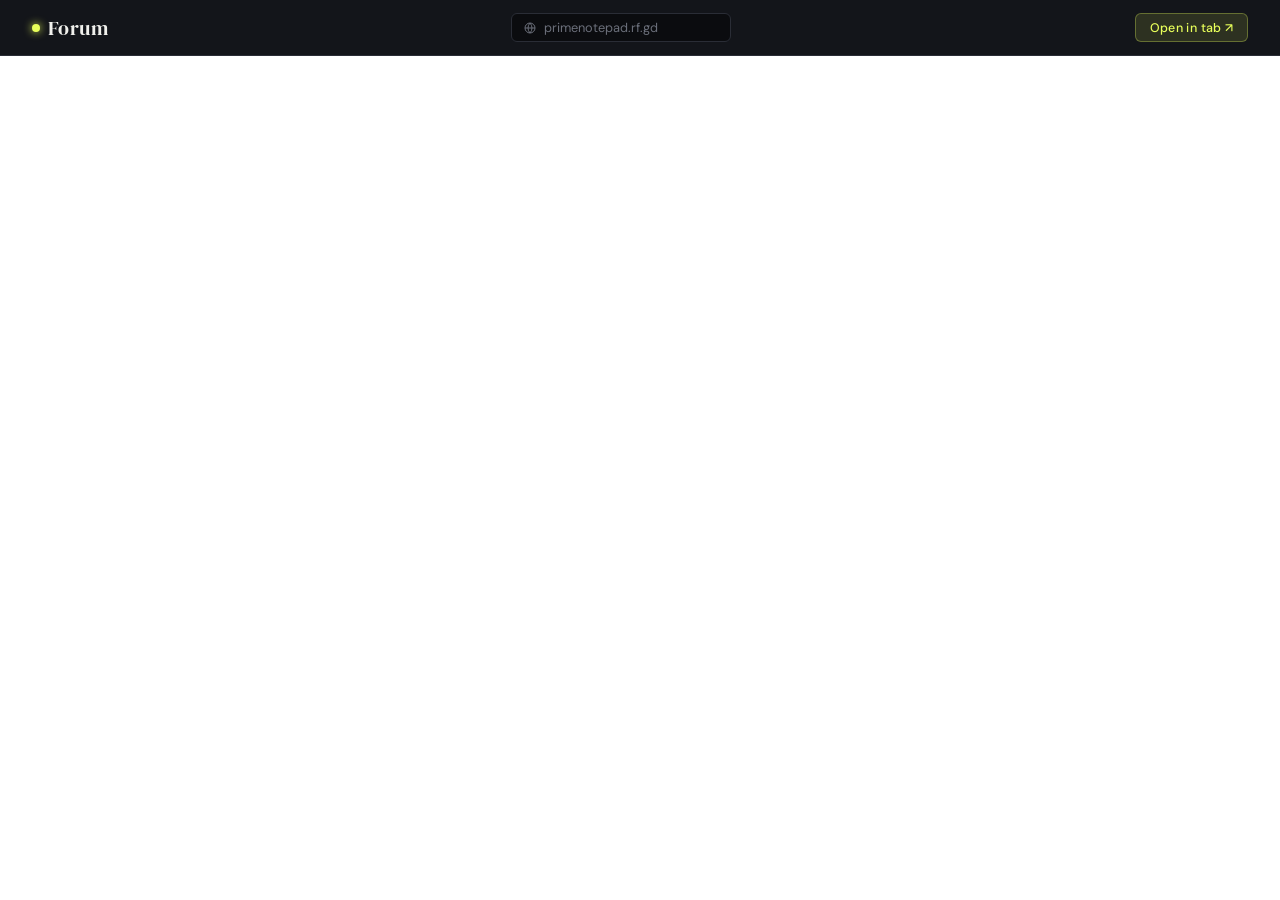
<file: community/community.html>
<!DOCTYPE html>
<html lang="en">
<head>
  <meta charset="UTF-8" />
  <meta name="viewport" content="width=device-width, initial-scale=1.0" />
  <title>Community</title>
  <link href="https://fonts.googleapis.com/css2?family=DM+Serif+Display:ital@0;1&family=DM+Sans:wght@300;400;500&display=swap" rel="stylesheet" />
  <style>
    *, *::before, *::after {
      box-sizing: border-box;
      margin: 0;
      padding: 0;
    }

    :root {
      --bg: #0b0c0f;
      --surface: #13151a;
      --border: #2a2d36;
      --accent: #e8ff5a;
      --accent-dim: rgba(232, 255, 90, 0.12);
      --text: #f0f0ec;
      --muted: #6b6f7a;
    }

    body {
      background: var(--bg);
      color: var(--text);
      font-family: 'DM Sans', sans-serif;
      height: 100vh;
      display: flex;
      flex-direction: column;
      overflow: hidden;
    }

    header {
      display: flex;
      align-items: center;
      justify-content: space-between;
      padding: 0 2rem;
      height: 56px;
      background: var(--surface);
      border-bottom: 1px solid var(--border);
      flex-shrink: 0;
      animation: slideDown 0.5s ease both;
    }

    @keyframes slideDown {
      from { opacity: 0; transform: translateY(-12px); }
      to   { opacity: 1; transform: translateY(0); }
    }

    .logo {
      font-family: 'DM Serif Display', serif;
      font-size: 1.25rem;
      letter-spacing: 0.02em;
      color: var(--text);
      display: flex;
      align-items: center;
      gap: 0.5rem;
    }

    .logo span {
      display: inline-block;
      width: 8px;
      height: 8px;
      border-radius: 50%;
      background: var(--accent);
      box-shadow: 0 0 8px var(--accent);
    }

    .url-bar {
      display: flex;
      align-items: center;
      gap: 0.5rem;
      background: var(--bg);
      border: 1px solid var(--border);
      border-radius: 6px;
      padding: 0.3rem 0.75rem;
      font-size: 0.8rem;
      color: var(--muted);
      min-width: 220px;
      transition: border-color 0.2s;
    }

    .url-bar:hover {
      border-color: var(--accent);
      color: var(--text);
    }

    .url-bar svg {
      flex-shrink: 0;
      color: var(--muted);
    }

    .open-btn {
      font-family: 'DM Sans', sans-serif;
      font-size: 0.78rem;
      font-weight: 500;
      background: var(--accent-dim);
      color: var(--accent);
      border: 1px solid rgba(232, 255, 90, 0.3);
      border-radius: 6px;
      padding: 0.35rem 0.85rem;
      cursor: pointer;
      text-decoration: none;
      transition: background 0.2s, border-color 0.2s;
      letter-spacing: 0.03em;
    }

    .open-btn:hover {
      background: rgba(232, 255, 90, 0.22);
      border-color: var(--accent);
    }

    .iframe-wrapper {
      flex: 1;
      position: relative;
      animation: fadeIn 0.6s ease 0.2s both;
    }

    @keyframes fadeIn {
      from { opacity: 0; transform: scale(0.995); }
      to   { opacity: 1; transform: scale(1); }
    }

    iframe {
      width: 100%;
      height: 100%;
      border: none;
      display: block;
      background: #fff;
    }

    /* Blocked-content fallback overlay */
    .fallback {
      display: none;
      position: absolute;
      inset: 0;
      flex-direction: column;
      align-items: center;
      justify-content: center;
      gap: 1rem;
      background: var(--surface);
      color: var(--muted);
      font-size: 0.9rem;
      text-align: center;
      padding: 2rem;
    }

    .fallback svg {
      opacity: 0.3;
    }

    .fallback p {
      max-width: 340px;
      line-height: 1.6;
    }

    .fallback a {
      color: var(--accent);
      text-decoration: none;
      font-weight: 500;
    }

    .fallback a:hover {
      text-decoration: underline;
    }
  </style>
</head>
<body>

  <header>
    <div class="logo">
      <span></span>
      Forum
    </div>

    <div class="url-bar">
      <svg width="12" height="12" viewBox="0 0 24 24" fill="none" stroke="currentColor" stroke-width="2">
        <circle cx="12" cy="12" r="10"/><line x1="2" y1="12" x2="22" y2="12"/>
        <path d="M12 2a15.3 15.3 0 0 1 4 10 15.3 15.3 0 0 1-4 10 15.3 15.3 0 0 1-4-10 15.3 15.3 0 0 1 4-10z"/>
      </svg>
      primenotepad.rf.gd
    </div>

    <a href="https://primenotepad.rf.gd" target="_blank" class="open-btn">Open in tab ↗</a>
  </header>

  <div class="iframe-wrapper">
    <iframe
      id="community-frame"
      src="https://primenotepad.rf.gd"
      title="NotePad Forums"
      allowfullscreen
      loading="lazy"
    ></iframe>

    <!-- Shown if the site blocks embedding -->
    <div class="fallback" id="fallback">
      <svg width="48" height="48" viewBox="0 0 24 24" fill="none" stroke="currentColor" stroke-width="1.5">
        <rect x="3" y="3" width="18" height="18" rx="2"/><line x1="3" y1="9" x2="21" y2="9"/>
        <line x1="9" y1="21" x2="9" y2="9"/>
      </svg>
      <p>
        <strong style="color: var(--text);">NotePad Forums</strong> has blocked embedding in iframes.<br />
        You can still visit it directly:
      </p>
      <a href="https://primenotepad.rf.gd" target="_blank">Open in a new tab ↗</a>
    </div>
  </div>

  <script>
    // Show fallback if iframe fails to load meaningful content
    const frame = document.getElementById('community-frame');
    const fallback = document.getElementById('fallback');

    frame.addEventListener('error', () => {
      frame.style.display = 'none';
      fallback.style.display = 'flex';
    });

    // Detect X-Frame-Options / CSP block (page loads blank)
    const timer = setTimeout(() => {
      try {
        // If the iframe loaded but is cross-origin blank, contentDocument is null
        if (!frame.contentDocument && frame.contentWindow) {
          // cross-origin — assume it loaded; do nothing
        }
      } catch (e) {
        // SecurityError means cross-origin content DID load; that's fine
      }
    }, 4000);
  </script>

</body>
</html>
</file>
<file: .installer/style.css>
/* style.css — ADANotes Installer */

@import url('https://fonts.googleapis.com/css2?family=DM+Mono:ital,wght@0,300;0,400;0,500;1,400&family=Sora:wght@300;400;500;600;700&display=swap');

/* ── Variables ─────────────────────────────────────────────────────────────── */
:root {
  --bg          : #080b10;
  --bg-surface  : #0f1319;
  --bg-card     : #141921;
  --bg-input    : #0c1018;
  --border      : #1e2535;
  --border-hi   : #2e3a50;
  --clr-accent  : #3dd68c;
  --clr-accent2 : #5eead4;
  --clr-text    : #dce6f5;
  --clr-muted   : #5a6a84;
  --clr-dim     : #334155;
  --clr-error   : #fb7185;
  --clr-warn    : #fbbf24;
  --clr-code    : #7dd3fc;
  --ff-ui       : 'Sora', sans-serif;
  --ff-mono     : 'DM Mono', monospace;
  --radius      : 10px;
  --radius-sm   : 6px;
  --shadow      : 0 8px 32px rgba(0,0,0,.55);
}

/* ── Reset ─────────────────────────────────────────────────────────────────── */
*, *::before, *::after { box-sizing: border-box; margin: 0; padding: 0; }
html, body {
  height: 100%; min-height: 100vh;
  background: var(--bg);
  color: var(--clr-text);
  font-family: var(--ff-ui);
  font-size: 15px;
  line-height: 1.6;
  -webkit-font-smoothing: antialiased;
}

/* ── Layout ─────────────────────────────────────────────────────────────────── */
body {
  display: flex;
  flex-direction: column;
  align-items: center;
  justify-content: flex-start;
  padding: 32px 16px 60px;
  background-image:
    radial-gradient(ellipse 80% 40% at 50% -10%, rgba(61,214,140,.07) 0%, transparent 70%),
    repeating-linear-gradient(0deg, transparent, transparent 39px, var(--border) 39px, var(--border) 40px),
    repeating-linear-gradient(90deg, transparent, transparent 39px, var(--border) 39px, var(--border) 40px);
}

/* ── Header ─────────────────────────────────────────────────────────────────── */
.installer-header {
  width: 100%;
  max-width: 560px;
  margin-bottom: 28px;
  text-align: center;
}
.installer-header .logo {
  display: inline-flex;
  align-items: center;
  gap: 10px;
  margin-bottom: 8px;
}
.installer-header .logo-mark {
  width: 34px; height: 34px;
  border-radius: 8px;
  background: linear-gradient(135deg, var(--clr-accent), var(--clr-accent2));
  display: flex; align-items: center; justify-content: center;
  font-size: 18px;
}
.installer-header .logo-name {
  font-size: 18px; font-weight: 600; letter-spacing: -.3px;
}
.installer-header .subtitle {
  font-size: 12px; color: var(--clr-muted); letter-spacing: .06em; text-transform: uppercase;
}

/* ── Progress dots ──────────────────────────────────────────────────────────── */
.progress-bar {
  display: flex;
  align-items: center;
  gap: 0;
  margin-bottom: 28px;
  width: 100%;
  max-width: 560px;
}
.prog-dot {
  width: 8px; height: 8px;
  border-radius: 50%;
  background: var(--clr-dim);
  transition: background .3s, transform .3s;
  flex-shrink: 0;
}
.prog-dot.done    { background: var(--clr-accent); }
.prog-dot.current { background: var(--clr-accent); transform: scale(1.5); }
.prog-line {
  flex: 1;
  height: 1px;
  background: var(--border);
}

/* ── Card ───────────────────────────────────────────────────────────────────── */
.card {
  width: 100%;
  max-width: 560px;
  background: var(--bg-card);
  border: 1px solid var(--border);
  border-radius: var(--radius);
  box-shadow: var(--shadow);
  overflow: hidden;
}
.card-header {
  padding: 22px 26px 18px;
  border-bottom: 1px solid var(--border);
}
.card-header .step-label {
  font-size: 10.5px;
  letter-spacing: .12em;
  text-transform: uppercase;
  color: var(--clr-accent);
  font-family: var(--ff-mono);
  margin-bottom: 6px;
}
.card-header h2 {
  font-size: 20px;
  font-weight: 600;
  letter-spacing: -.3px;
  line-height: 1.25;
}
.card-header p {
  margin-top: 6px;
  font-size: 13.5px;
  color: var(--clr-muted);
  line-height: 1.5;
}
.card-body { padding: 22px 26px; }
.card-body + .card-body { padding-top: 0; }

/* ── Step visibility ────────────────────────────────────────────────────────── */
.step { display: none; width: 100%; max-width: 560px; }
.step.active { display: block; animation: fadeUp .28s ease; }
@keyframes fadeUp {
  from { opacity: 0; transform: translateY(12px); }
  to   { opacity: 1; transform: translateY(0); }
}

/* ── Detection pill ─────────────────────────────────────────────────────────── */
.detect-pill {
  display: flex; align-items: flex-start; gap: 10px;
  padding: 12px 14px;
  border-radius: var(--radius-sm);
  font-size: 13px;
  line-height: 1.45;
  margin-bottom: 18px;
}
.detect-pill.ok   { background: rgba(61,214,140,.08); border: 1px solid rgba(61,214,140,.2); }
.detect-pill.fail { background: rgba(251,113,133,.07); border: 1px solid rgba(251,113,133,.2); color: var(--clr-error); }
.detect-pill .pill-icon { font-size: 16px; flex-shrink: 0; margin-top: 1px; }
.detect-pill .pill-body strong { display: block; font-weight: 500; margin-bottom: 2px; }
.detect-pill .pill-body code {
  font-family: var(--ff-mono);
  font-size: 12px;
  color: var(--clr-code);
  background: rgba(125,211,252,.08);
  padding: 1px 5px;
  border-radius: 3px;
}

/* ── Form elements ──────────────────────────────────────────────────────────── */
.field { margin-bottom: 16px; }
.field label {
  display: block;
  font-size: 12px;
  font-weight: 500;
  letter-spacing: .04em;
  text-transform: uppercase;
  color: var(--clr-muted);
  margin-bottom: 6px;
}
.field input[type="text"],
.field input[type="password"],
.field input[type="url"] {
  width: 100%;
  padding: 10px 12px;
  background: var(--bg-input);
  border: 1px solid var(--border-hi);
  border-radius: var(--radius-sm);
  color: var(--clr-text);
  font-family: var(--ff-mono);
  font-size: 13.5px;
  outline: none;
  transition: border-color .2s, box-shadow .2s;
}
.field input:focus {
  border-color: var(--clr-accent);
  box-shadow: 0 0 0 3px rgba(61,214,140,.12);
}
.field .hint {
  margin-top: 5px;
  font-size: 12px;
  color: var(--clr-muted);
}
.field .hint a { color: var(--clr-accent2); text-decoration: none; }
.field .hint a:hover { text-decoration: underline; }

/* ── Error messages ─────────────────────────────────────────────────────────── */
.err-msg {
  display: none;
  margin-bottom: 12px;
  padding: 9px 12px;
  border-radius: var(--radius-sm);
  background: rgba(251,113,133,.08);
  border: 1px solid rgba(251,113,133,.25);
  color: var(--clr-error);
  font-size: 13px;
}

/* ── Buttons ────────────────────────────────────────────────────────────────── */
.btn {
  display: inline-flex;
  align-items: center; justify-content: center;
  gap: 7px;
  padding: 10px 22px;
  border-radius: var(--radius-sm);
  font-family: var(--ff-ui);
  font-size: 14px;
  font-weight: 500;
  cursor: pointer;
  border: none;
  transition: opacity .15s, transform .1s;
}
.btn:disabled { opacity: .45; cursor: not-allowed; }
.btn:not(:disabled):active { transform: scale(.97); }
.btn-primary {
  background: var(--clr-accent);
  color: #051210;
}
.btn-primary:not(:disabled):hover { opacity: .88; }
.btn-ghost {
  background: transparent;
  border: 1px solid var(--border-hi);
  color: var(--clr-text);
}
.btn-ghost:not(:disabled):hover { border-color: var(--clr-accent); color: var(--clr-accent); }
.btn-danger {
  background: rgba(251,113,133,.12);
  border: 1px solid rgba(251,113,133,.3);
  color: var(--clr-error);
}
.btn-row { display: flex; gap: 10px; flex-wrap: wrap; padding-top: 6px; }

/* ── Log panel ──────────────────────────────────────────────────────────────── */
.log-panel {
  background: var(--bg);
  border: 1px solid var(--border);
  border-radius: var(--radius-sm);
  padding: 12px 14px;
  font-family: var(--ff-mono);
  font-size: 12.5px;
  line-height: 1.65;
  max-height: 280px;
  overflow-y: auto;
  margin-bottom: 16px;
}
.log-panel::-webkit-scrollbar { width: 4px; }
.log-panel::-webkit-scrollbar-track { background: transparent; }
.log-panel::-webkit-scrollbar-thumb { background: var(--border-hi); border-radius: 4px; }
.log-line { padding: 1px 0; }
.log-info    { color: var(--clr-muted); }
.log-success { color: var(--clr-accent); }
.log-error   { color: var(--clr-error); }

/* ── Workflow progress bar ──────────────────────────────────────────────────── */
.wf-track {
  background: var(--border);
  border-radius: 4px;
  height: 6px;
  overflow: hidden;
  margin: 16px 0 10px;
}
#wf-bar {
  height: 100%;
  width: 0%;
  background: linear-gradient(90deg, var(--clr-accent), var(--clr-accent2));
  border-radius: 4px;
  transition: width .8s ease;
}
.bar-done #wf-bar { animation: shimmer 1.5s infinite; }
@keyframes shimmer {
  0%   { filter: brightness(1); }
  50%  { filter: brightness(1.3); }
  100% { filter: brightness(1); }
}
#wf-status {
  font-family: var(--ff-mono);
  font-size: 12.5px;
  color: var(--clr-muted);
  min-height: 18px;
}

/* ── Guide steps ────────────────────────────────────────────────────────────── */
.guide-steps { display: flex; flex-direction: column; gap: 14px; margin-bottom: 18px; }
.guide-step {
  display: flex;
  gap: 12px;
  align-items: flex-start;
  padding: 13px 15px;
  background: var(--bg-surface);
  border: 1px solid var(--border);
  border-radius: var(--radius-sm);
}
.guide-step-num {
  width: 22px; height: 22px; flex-shrink: 0;
  border-radius: 50%;
  background: var(--clr-accent);
  color: #051210;
  display: flex; align-items: center; justify-content: center;
  font-size: 11px; font-weight: 700;
  margin-top: 1px;
}
.guide-step-body { flex: 1; font-size: 13.5px; line-height: 1.55; }
.guide-step-body strong { display: block; font-weight: 600; margin-bottom: 3px; }
.guide-step-body code {
  font-family: var(--ff-mono); font-size: 12px;
  color: var(--clr-code);
  background: rgba(125,211,252,.07);
  padding: 1px 5px; border-radius: 3px;
}
.guide-step-body .pill-warn {
  display: inline-flex; align-items: center; gap: 5px;
  margin-top: 5px;
  padding: 4px 9px;
  border-radius: 4px;
  background: rgba(251,191,36,.08);
  border: 1px solid rgba(251,191,36,.22);
  color: var(--clr-warn);
  font-size: 12px;
}
.env-table { width: 100%; border-collapse: collapse; font-size: 13px; margin-top: 6px; }
.env-table th, .env-table td { padding: 5px 8px; text-align: left; }
.env-table th { color: var(--clr-muted); font-weight: 500; font-size: 11px; letter-spacing: .05em; text-transform: uppercase; }
.env-table td { font-family: var(--ff-mono); font-size: 12.5px; }
.env-table td:first-child { color: var(--clr-code); }
.env-table td:last-child { color: var(--clr-muted); }

/* ── Success screen ─────────────────────────────────────────────────────────── */
.success-body {
  display: flex;
  flex-direction: column;
  align-items: center;
  text-align: center;
  padding: 36px 26px 28px;
}
.success-icon {
  font-size: 52px;
  margin-bottom: 14px;
  animation: popIn .4s cubic-bezier(.34,1.56,.64,1);
}
@keyframes popIn {
  from { opacity: 0; transform: scale(.4); }
  to   { opacity: 1; transform: scale(1); }
}
.success-body h2 { font-size: 24px; font-weight: 700; letter-spacing: -.4px; margin-bottom: 8px; }
.success-body p  { font-size: 14px; color: var(--clr-muted); max-width: 360px; line-height: 1.55; }

/* ── Cleanup screen ─────────────────────────────────────────────────────────── */
.cleanup-body {
  display: flex; flex-direction: column; align-items: center;
  text-align: center; padding: 36px 26px 28px;
}
.cleanup-spinner {
  width: 44px; height: 44px;
  border: 3px solid var(--border);
  border-top-color: var(--clr-accent);
  border-radius: 50%;
  animation: spin 1s linear infinite;
  margin-bottom: 18px;
}
@keyframes spin { to { transform: rotate(360deg); } }
.cleanup-body h2   { font-size: 20px; font-weight: 600; margin-bottom: 6px; }
.cleanup-body .warn-note {
  margin-bottom: 14px;
  padding: 8px 14px;
  border-radius: var(--radius-sm);
  background: rgba(251,191,36,.07);
  border: 1px solid rgba(251,191,36,.2);
  color: var(--clr-warn);
  font-size: 13px;
}
#cleanup-status { font-family: var(--ff-mono); font-size: 13px; color: var(--clr-muted); min-height: 18px; }
#cleanup-fallback {
  display: none;
  margin-top: 18px;
  font-size: 13px;
  color: var(--clr-muted);
  text-align: center;
}
#cleanup-fallback a { color: var(--clr-accent); text-decoration: none; }

/* ── Divider ────────────────────────────────────────────────────────────────── */
.divider { height: 1px; background: var(--border); margin: 4px 0 18px; }

/* ── Scrollbar global ───────────────────────────────────────────────────────── */
::-webkit-scrollbar { width: 6px; }
::-webkit-scrollbar-track { background: var(--bg); }
::-webkit-scrollbar-thumb { background: var(--border-hi); border-radius: 4px; }
</file>
<file: installer/style.css>
/* style.css — Ada Installer */

@import url('https://fonts.googleapis.com/css2?family=Inter:wght@400;500;600&family=JetBrains+Mono:wght@400;500&display=swap');

/* ── Light-mode tokens ──────────────────────────────────────────────────────── */
:root {
  --bg            : #f0f2f5;
  --bg-card       : #ffffff;
  --bg-card-alt   : #f9fafb;
  --bg-input      : #f3f4f6;
  --border        : #e5e7eb;
  --border-focus  : #6366f1;
  --clr-accent    : #6366f1;
  --clr-accent-l  : #eef2ff;
  --clr-accent2   : #4f46e5;
  --clr-text      : #111827;
  --clr-sub       : #374151;
  --clr-muted     : #6b7280;
  --clr-dim       : #d1d5db;
  --clr-success   : #16a34a;
  --clr-success-l : #f0fdf4;
  --clr-success-b : #bbf7d0;
  --clr-error     : #dc2626;
  --clr-error-l   : #fef2f2;
  --clr-error-b   : #fecaca;
  --clr-warn      : #b45309;
  --clr-warn-l    : #fffbeb;
  --clr-warn-b    : #fde68a;
  --clr-code      : #4338ca;
  --clr-code-bg   : #eef2ff;
  --shadow        : 0 1px 3px rgba(0,0,0,.07), 0 6px 20px rgba(0,0,0,.06);
  --card-blur     : none;
  --log-bg        : #f9fafb;
  --guide-step-bg : #f3f4f6;
  --ff-ui         : 'Inter', sans-serif;
  --ff-mono       : 'JetBrains Mono', monospace;
  --radius        : 14px;
  --radius-sm     : 8px;
}

/* ── Dark-mode tokens ───────────────────────────────────────────────────────── */
@media (prefers-color-scheme: dark) {
  :root {
    --bg            : transparent;
    --bg-card       : rgba(18, 16, 30, 0.72);
    --bg-card-alt   : rgba(30, 26, 50, 0.6);
    --bg-input      : rgba(255, 255, 255, 0.06);
    --border        : rgba(255, 255, 255, 0.1);
    --border-focus  : #818cf8;
    --clr-accent    : #818cf8;
    --clr-accent-l  : rgba(129, 140, 248, 0.12);
    --clr-accent2   : #a5b4fc;
    --clr-text      : #f1f5f9;
    --clr-sub       : #cbd5e1;
    --clr-muted     : #94a3b8;
    --clr-dim       : rgba(255,255,255,0.15);
    --clr-success   : #4ade80;
    --clr-success-l : rgba(74, 222, 128, 0.1);
    --clr-success-b : rgba(74, 222, 128, 0.25);
    --clr-error     : #f87171;
    --clr-error-l   : rgba(248, 113, 113, 0.1);
    --clr-error-b   : rgba(248, 113, 113, 0.25);
    --clr-warn      : #fbbf24;
    --clr-warn-l    : rgba(251, 191, 36, 0.1);
    --clr-warn-b    : rgba(251, 191, 36, 0.25);
    --clr-code      : #a5b4fc;
    --clr-code-bg   : rgba(129, 140, 248, 0.12);
    --shadow        : 0 4px 24px rgba(0,0,0,.5), 0 1px 0 rgba(255,255,255,.04) inset;
    --card-blur     : blur(18px) saturate(1.4);
    --log-bg        : rgba(0, 0, 0, 0.25);
    --guide-step-bg : rgba(255, 255, 255, 0.04);
  }
}

/* ── Reset ─────────────────────────────────────────────────────────────────── */
*, *::before, *::after { box-sizing: border-box; margin: 0; padding: 0; }
html { height: 100%; }

/* ── Body & particle background ─────────────────────────────────────────────── */
body {
  min-height: 100vh;
  position: relative;
  color: var(--clr-text);
  font-family: var(--ff-ui);
  font-size: 14.5px;
  line-height: 1.6;
  -webkit-font-smoothing: antialiased;
  -webkit-user-select: none;
  user-select: none;
  /* Light mode body bg */
  background: var(--bg);
}

/* ── Particle layers ─────────────────────────────────────────────────────────── */
#particles-background,
#particles-foreground {
  position: fixed;
  left: -51%;
  top: -51%;
  width: 202%;
  height: 202%;
  transform: scale3d(0.5, 0.5, 1);
  z-index: 0;
  pointer-events: none;
  /* Hidden in light mode — very subtle */
  opacity: 0.35;
}

#particles-background {
  /* Light mode: plain bg colour showing through */
  background: #f0f2f5;
}

@media (prefers-color-scheme: dark) {
  #particles-background {
    opacity: 1;
    background-image: linear-gradient(45deg, #3f3251 2%, #002025 100%);
  }
  #particles-foreground {
    opacity: 1;
  }
}

/* Canvas inside particle divs (injected by particleground) */
#particles-background .pg-canvas,
#particles-foreground .pg-canvas {
  display: block;
}

/* ── Installer layout wrapper (sits above particles) ─────────────────────────── */
.installer-wrap {
  position: relative;
  z-index: 1;
  display: flex;
  flex-direction: column;
  align-items: center;
  padding: 36px 16px 64px;
  min-height: 100vh;
}

/* ── Header ─────────────────────────────────────────────────────────────────── */
.installer-header {
  width: 100%;
  max-width: 520px;
  margin-bottom: 24px;
}
.installer-header .logo {
  display: flex;
  align-items: center;
  gap: 9px;
  margin-bottom: 2px;
}
.installer-header .logo-mark {
  width: 30px; height: 30px;
  border-radius: 7px;
  background: var(--clr-accent);
  color: #fff;
  display: flex; align-items: center; justify-content: center;
  font-size: 15px;
  flex-shrink: 0;
}
.installer-header .logo-name {
  font-size: 16px;
  font-weight: 600;
  letter-spacing: -.2px;
}
.installer-header .subtitle {
  font-size: 12.5px;
  color: var(--clr-muted);
  margin-left: 39px;
}

/* ── Progress dots ──────────────────────────────────────────────────────────── */
.progress-bar {
  display: flex;
  align-items: center;
  width: 100%;
  max-width: 520px;
  margin-bottom: 24px;
}
.prog-dot {
  width: 7px; height: 7px;
  border-radius: 50%;
  background: var(--clr-dim);
  flex-shrink: 0;
  transition: background .25s, transform .25s;
}
.prog-dot.done    { background: var(--clr-accent); }
.prog-dot.current { background: var(--clr-accent); transform: scale(1.6); }
.prog-line { flex: 1; height: 1px; background: var(--clr-dim); }

/* ── Step ───────────────────────────────────────────────────────────────────── */
.step { display: none; width: 100%; max-width: 520px; }
.step.active { display: block; animation: slideIn .22s ease; }
@keyframes slideIn {
  from { opacity: 0; transform: translateY(10px); }
  to   { opacity: 1; transform: translateY(0); }
}

/* ── Card ───────────────────────────────────────────────────────────────────── */
.card {
  width: 100%;
  background: var(--bg-card);
  -webkit-backdrop-filter: var(--card-blur);
  backdrop-filter: var(--card-blur);
  border: 1px solid var(--border);
  border-radius: var(--radius);
  box-shadow: var(--shadow);
  overflow: hidden;
}
.card-header {
  padding: 22px 24px 18px;
  border-bottom: 1px solid var(--border);
}
.card-header .step-label {
  font-size: 11px;
  font-weight: 500;
  letter-spacing: .07em;
  text-transform: uppercase;
  color: var(--clr-accent);
  margin-bottom: 5px;
}
.card-header h2 {
  font-size: 18px;
  font-weight: 600;
  letter-spacing: -.25px;
}
.card-header p {
  margin-top: 5px;
  font-size: 13.5px;
  color: var(--clr-muted);
  line-height: 1.5;
}
.card-body { padding: 22px 24px; }

/* ── Detection pill ─────────────────────────────────────────────────────────── */
.detect-pill {
  display: flex;
  align-items: flex-start;
  gap: 9px;
  padding: 11px 13px;
  border-radius: var(--radius-sm);
  font-size: 13px;
  line-height: 1.5;
  margin-bottom: 18px;
}
.detect-pill.ok {
  background: var(--clr-success-l);
  border: 1px solid var(--clr-success-b);
  color: var(--clr-success);
}
.detect-pill.fail {
  background: var(--clr-error-l);
  border: 1px solid var(--clr-error-b);
  color: var(--clr-error);
}
.detect-pill .pill-icon { font-size: 15px; flex-shrink: 0; margin-top: 1px; }
.detect-pill strong { display: block; font-weight: 600; margin-bottom: 2px; }

/* ── Form ───────────────────────────────────────────────────────────────────── */
.field { margin-bottom: 16px; }
.field label {
  display: block;
  font-size: 12.5px;
  font-weight: 500;
  color: var(--clr-sub);
  margin-bottom: 5px;
}
.field input {
  width: 100%;
  padding: 9px 11px;
  background: var(--bg-input);
  border: 1px solid var(--border);
  border-radius: var(--radius-sm);
  color: var(--clr-text);
  font-family: var(--ff-mono);
  font-size: 13px;
  outline: none;
  transition: border-color .15s, box-shadow .15s, background .15s;
}
.field input::placeholder { color: var(--clr-muted); opacity: .7; }
.field input:focus {
  border-color: var(--border-focus);
  box-shadow: 0 0 0 3px rgba(99,102,241,.15);
  background: var(--bg-card);
}
.field .hint {
  margin-top: 5px;
  font-size: 12px;
  color: var(--clr-muted);
  line-height: 1.45;
}
.field .hint a { color: var(--clr-accent); text-decoration: none; }
.field .hint a:hover { text-decoration: underline; }

/* inline code */
code {
  font-family: var(--ff-mono);
  font-size: 12px;
  color: var(--clr-code);
  background: var(--clr-code-bg);
  padding: 1px 5px;
  border-radius: 4px;
}

/* ── Error / warn banners ───────────────────────────────────────────────────── */
.err-msg {
  display: none;
  margin-bottom: 12px;
  padding: 9px 12px;
  border-radius: var(--radius-sm);
  background: var(--clr-error-l);
  border: 1px solid var(--clr-error-b);
  color: var(--clr-error);
  font-size: 13px;
}
.warn-banner {
  display: flex; align-items: flex-start; gap: 8px;
  padding: 10px 13px;
  border-radius: var(--radius-sm);
  background: var(--clr-warn-l);
  border: 1px solid var(--clr-warn-b);
  color: var(--clr-warn);
  font-size: 13px;
  margin-bottom: 16px;
}

/* ── Satoken reminder ───────────────────────────────────────────────────────── */
.satoken-banner {
  display: none;
  align-items: center;
  gap: 10px;
  padding: 14px 16px;
  border-radius: var(--radius-sm);
  background: var(--clr-accent-l);
  border: 1px solid rgba(99,102,241,.25);
  margin-bottom: 16px;
}
.satoken-banner .sb-label {
  font-size: 11.5px;
  font-weight: 500;
  color: var(--clr-accent);
  margin-bottom: 3px;
  letter-spacing: .03em;
}
.satoken-banner .sb-value {
  font-family: var(--ff-mono);
  font-size: 22px;
  font-weight: 600;
  color: var(--clr-text);
  letter-spacing: .2em;
}
.satoken-banner .sb-note {
  margin-top: 3px;
  font-size: 12px;
  color: var(--clr-muted);
}

/* ── Buttons ────────────────────────────────────────────────────────────────── */
.btn {
  display: inline-flex; align-items: center; justify-content: center;
  gap: 6px;
  padding: 9px 20px;
  border-radius: var(--radius-sm);
  font-family: var(--ff-ui);
  font-size: 13.5px;
  font-weight: 500;
  cursor: pointer;
  border: none;
  transition: background .15s, opacity .15s, box-shadow .15s;
}
.btn:disabled { opacity: .4; cursor: not-allowed; }
.btn:not(:disabled):active { opacity: .78; transform: scale(.98); }
.btn-primary { background: var(--clr-accent); color: #fff; }
.btn-primary:not(:disabled):hover { background: var(--clr-accent2); }
.btn-ghost {
  background: transparent;
  border: 1px solid var(--border);
  color: var(--clr-sub);
}
.btn-ghost:not(:disabled):hover { border-color: var(--clr-accent); color: var(--clr-accent); }
.btn-row { display: flex; gap: 8px; flex-wrap: wrap; margin-top: 4px; }

/* ── Log panel ──────────────────────────────────────────────────────────────── */
.log-panel {
  background: var(--log-bg);
  border: 1px solid var(--border);
  border-radius: var(--radius-sm);
  padding: 12px 14px;
  font-family: var(--ff-mono);
  font-size: 12.5px;
  line-height: 1.7;
  max-height: 260px;
  overflow-y: auto;
  margin-bottom: 16px;
}
.log-panel::-webkit-scrollbar { width: 4px; }
.log-panel::-webkit-scrollbar-thumb { background: var(--clr-dim); border-radius: 4px; }
.log-info    { color: var(--clr-muted); }
.log-success { color: var(--clr-success); }
.log-error   { color: var(--clr-error); }

/* ── Workflow bar ───────────────────────────────────────────────────────────── */
.wf-track {
  background: var(--clr-dim);
  border-radius: 4px; height: 5px;
  overflow: hidden; margin: 12px 0 8px;
}
#wf-bar {
  height: 100%; width: 0%;
  background: var(--clr-accent);
  border-radius: 4px;
  transition: width .7s ease;
}
#wf-status { font-size: 13px; color: var(--clr-muted); min-height: 18px; }

/* ── Guide steps ────────────────────────────────────────────────────────────── */
.guide-steps { display: flex; flex-direction: column; gap: 10px; margin-bottom: 18px; }
.guide-step {
  display: flex; gap: 12px; align-items: flex-start;
  padding: 13px 14px;
  background: var(--guide-step-bg);
  border: 1px solid var(--border);
  border-radius: var(--radius-sm);
}
.guide-step-num {
  width: 20px; height: 20px; flex-shrink: 0;
  border-radius: 50%;
  background: var(--clr-accent); color: #fff;
  display: flex; align-items: center; justify-content: center;
  font-size: 11px; font-weight: 600; margin-top: 2px;
}
.guide-step-body { flex: 1; font-size: 13.5px; line-height: 1.55; color: var(--clr-sub); }
.guide-step-body strong { display: block; font-weight: 600; color: var(--clr-text); margin-bottom: 3px; }
.guide-step-body a { color: var(--clr-accent2); text-decoration: none; }
.guide-step-body a:hover { text-decoration: underline; }
.pill-warn {
  display: inline-flex; align-items: center; gap: 5px;
  margin-top: 6px;
  padding: 5px 10px;
  border-radius: 5px;
  background: var(--clr-warn-l);
  border: 1px solid var(--clr-warn-b);
  color: var(--clr-warn);
  font-size: 12.5px;
}
.env-table { width: 100%; border-collapse: collapse; font-size: 13px; margin-top: 8px; }
.env-table th, .env-table td { padding: 5px 8px; text-align: left; border-bottom: 1px solid var(--border); }
.env-table th { font-size: 11px; font-weight: 500; color: var(--clr-muted); text-transform: uppercase; letter-spacing: .05em; }
.env-table td { font-family: var(--ff-mono); font-size: 12.5px; }
.env-table td:first-child { color: var(--clr-code); }

.divider { height: 1px; background: var(--border); margin: 4px 0 18px; }

/* ── Success ────────────────────────────────────────────────────────────────── */
.success-body {
  display: flex; flex-direction: column; align-items: center;
  text-align: center; padding: 40px 24px 32px;
}
.success-icon {
  font-size: 48px; margin-bottom: 16px;
  animation: popIn .38s cubic-bezier(.34,1.56,.64,1);
}
@keyframes popIn {
  from { opacity: 0; transform: scale(.4); }
  to   { opacity: 1; transform: scale(1); }
}
.success-body h2 { font-size: 22px; font-weight: 600; letter-spacing: -.3px; margin-bottom: 8px; }
.success-body p  { font-size: 13.5px; color: var(--clr-muted); max-width: 340px; line-height: 1.55; }

/* ── Cleanup ────────────────────────────────────────────────────────────────── */
.cleanup-body {
  display: flex; flex-direction: column; align-items: center;
  text-align: center; padding: 40px 24px 32px;
}
.cleanup-spinner {
  width: 36px; height: 36px;
  border: 2.5px solid var(--border);
  border-top-color: var(--clr-accent);
  border-radius: 50%;
  animation: spin 1s linear infinite;
  margin-bottom: 20px;
}
@keyframes spin { to { transform: rotate(360deg); } }
.cleanup-body h2 { font-size: 18px; font-weight: 600; margin-bottom: 8px; }
.cleanup-body .warn-note {
  margin-bottom: 14px; padding: 8px 14px;
  border-radius: var(--radius-sm);
  background: var(--clr-warn-l); border: 1px solid var(--clr-warn-b);
  color: var(--clr-warn); font-size: 13px;
}
#cleanup-status { font-size: 13px; color: var(--clr-muted); min-height: 18px; }
#cleanup-fallback { display: none; margin-top: 16px; font-size: 13px; color: var(--clr-muted); }

/* ── Scrollbar ──────────────────────────────────────────────────────────────── */
::-webkit-scrollbar { width: 5px; }
::-webkit-scrollbar-track { background: transparent; }
::-webkit-scrollbar-thumb { background: var(--clr-dim); border-radius: 4px; }
</file>
